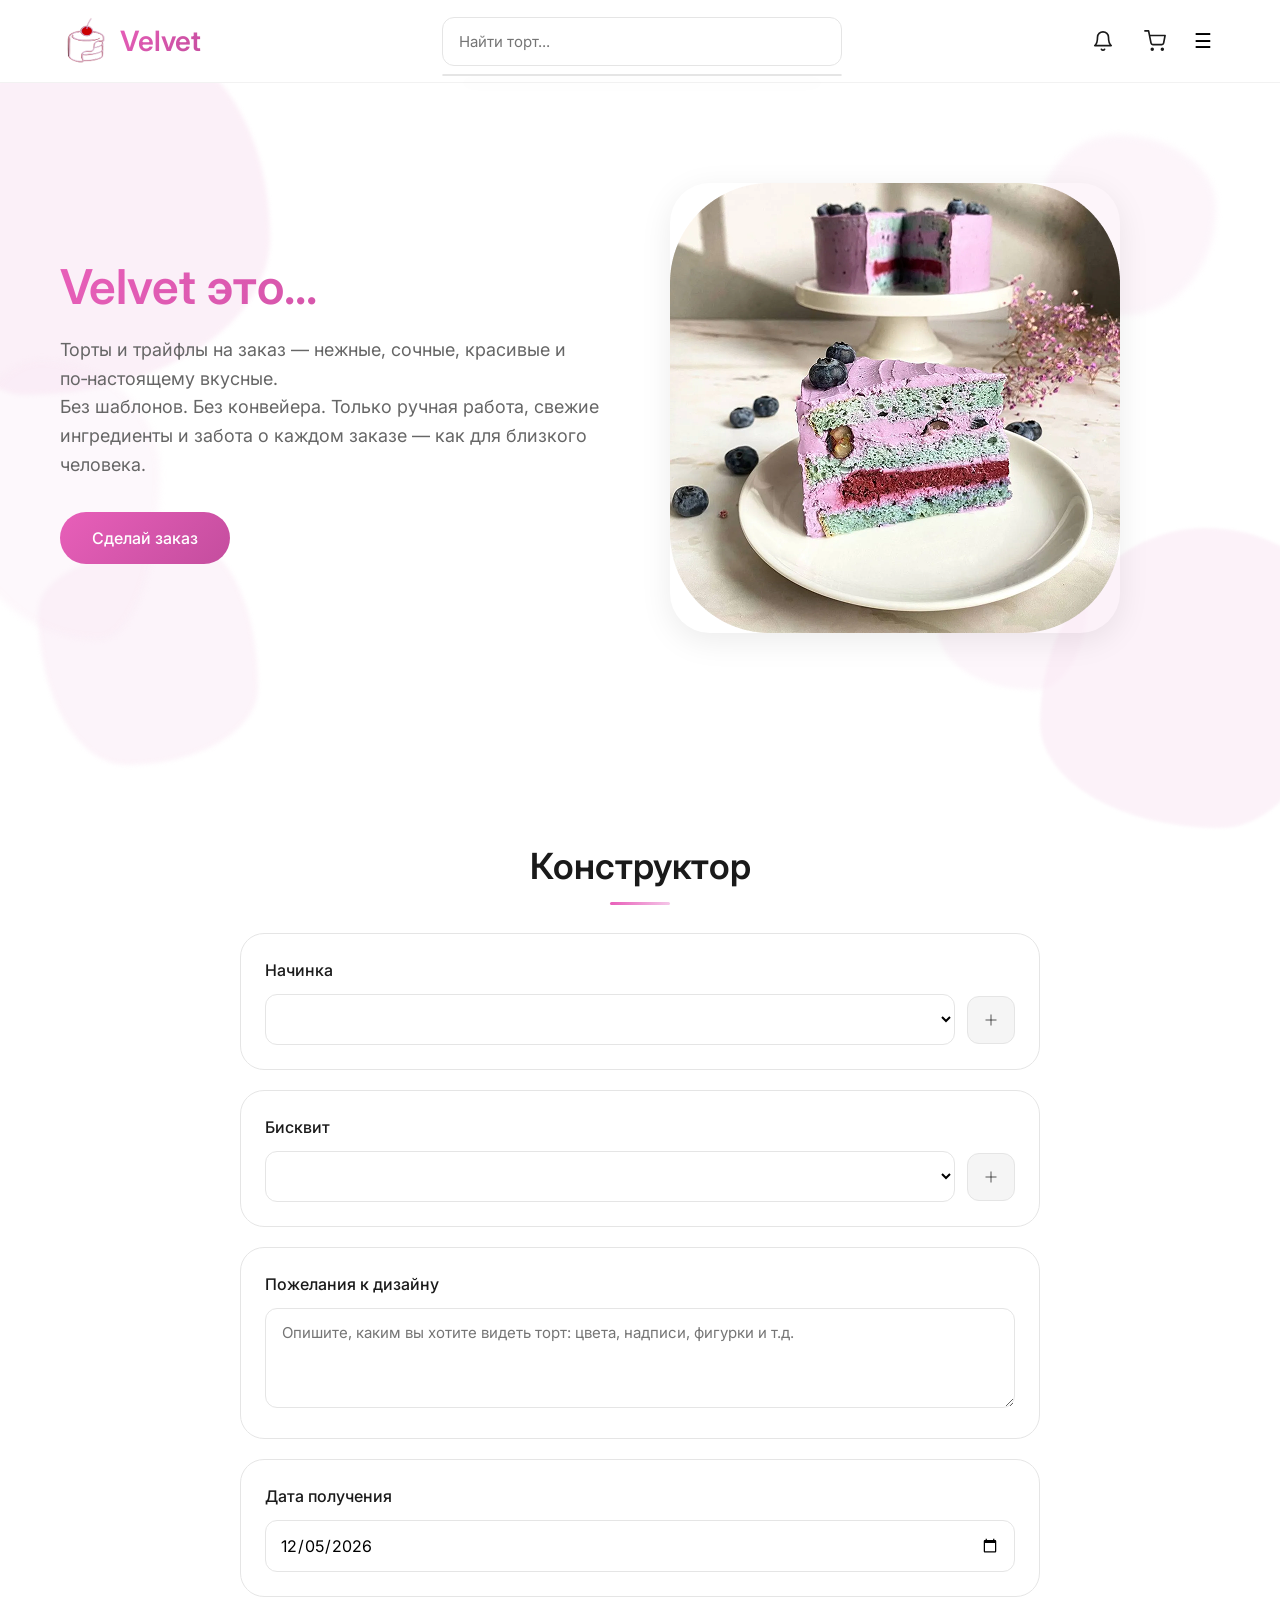
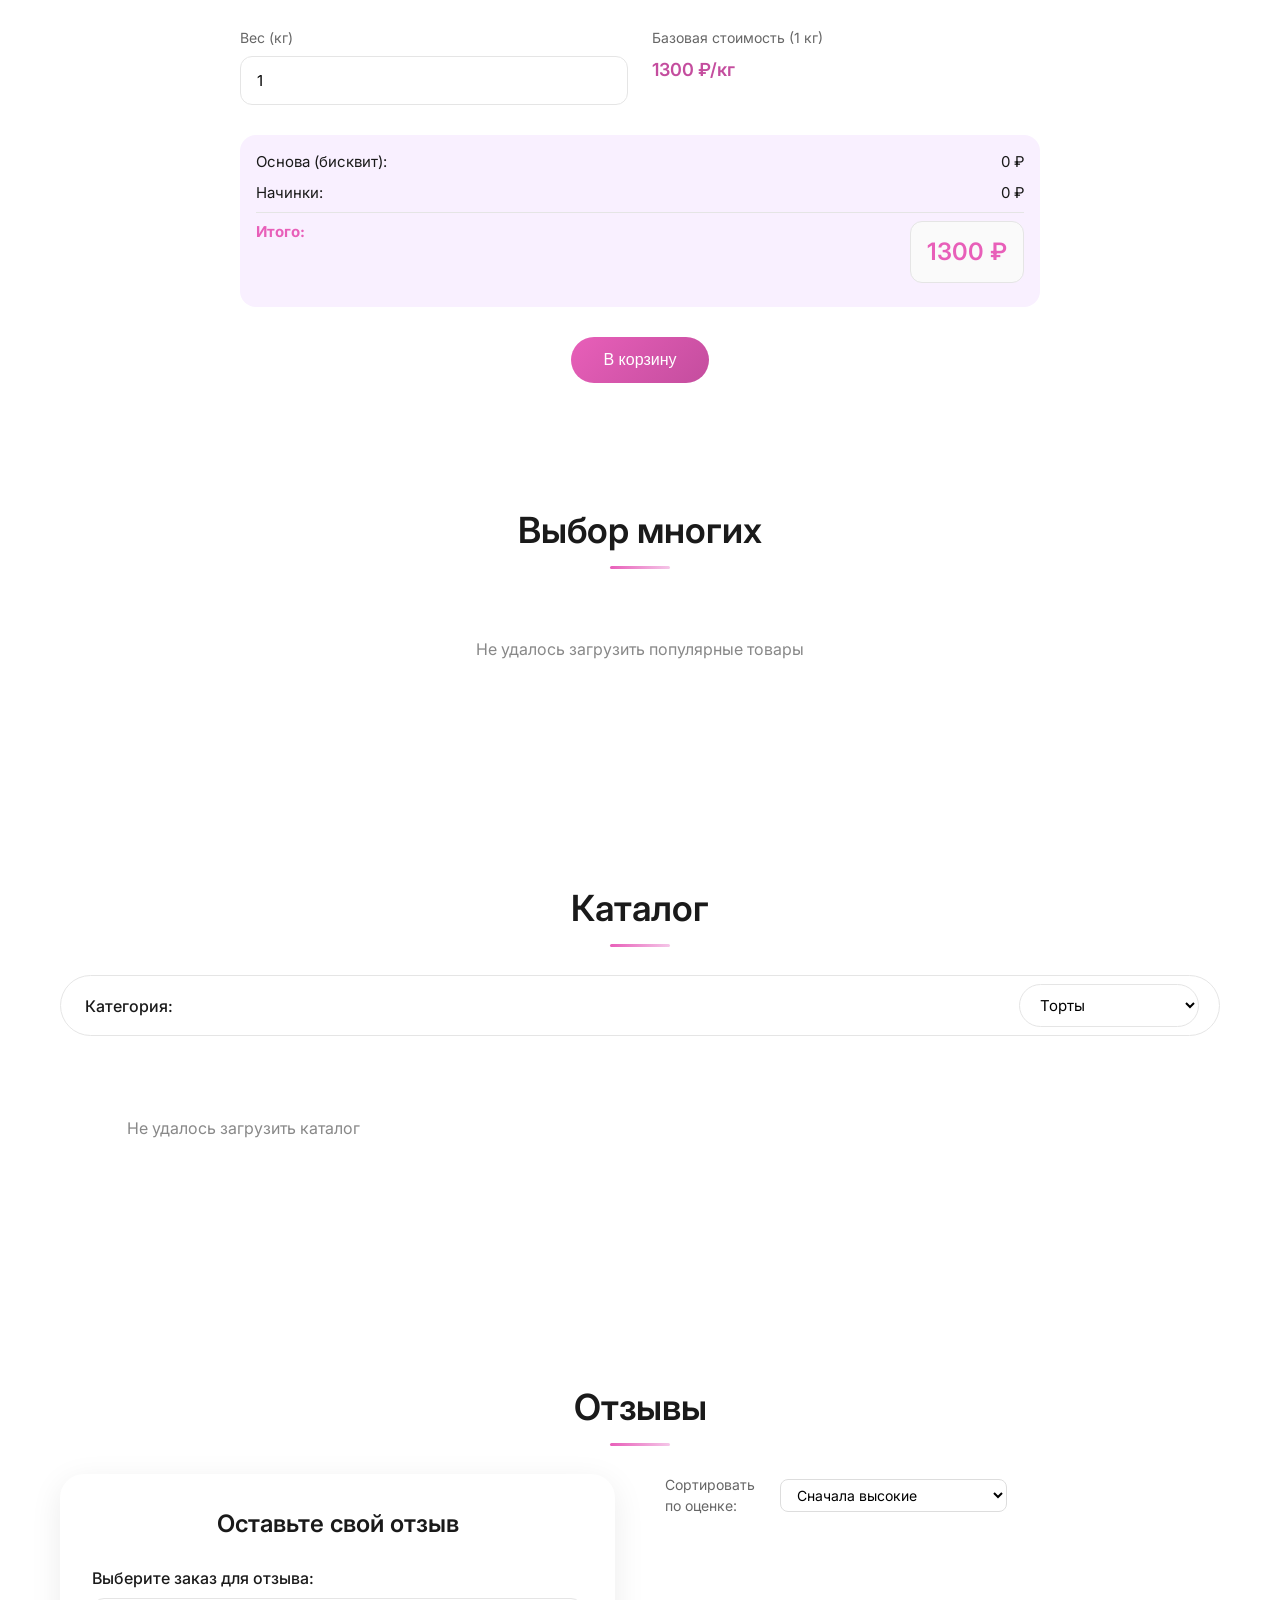
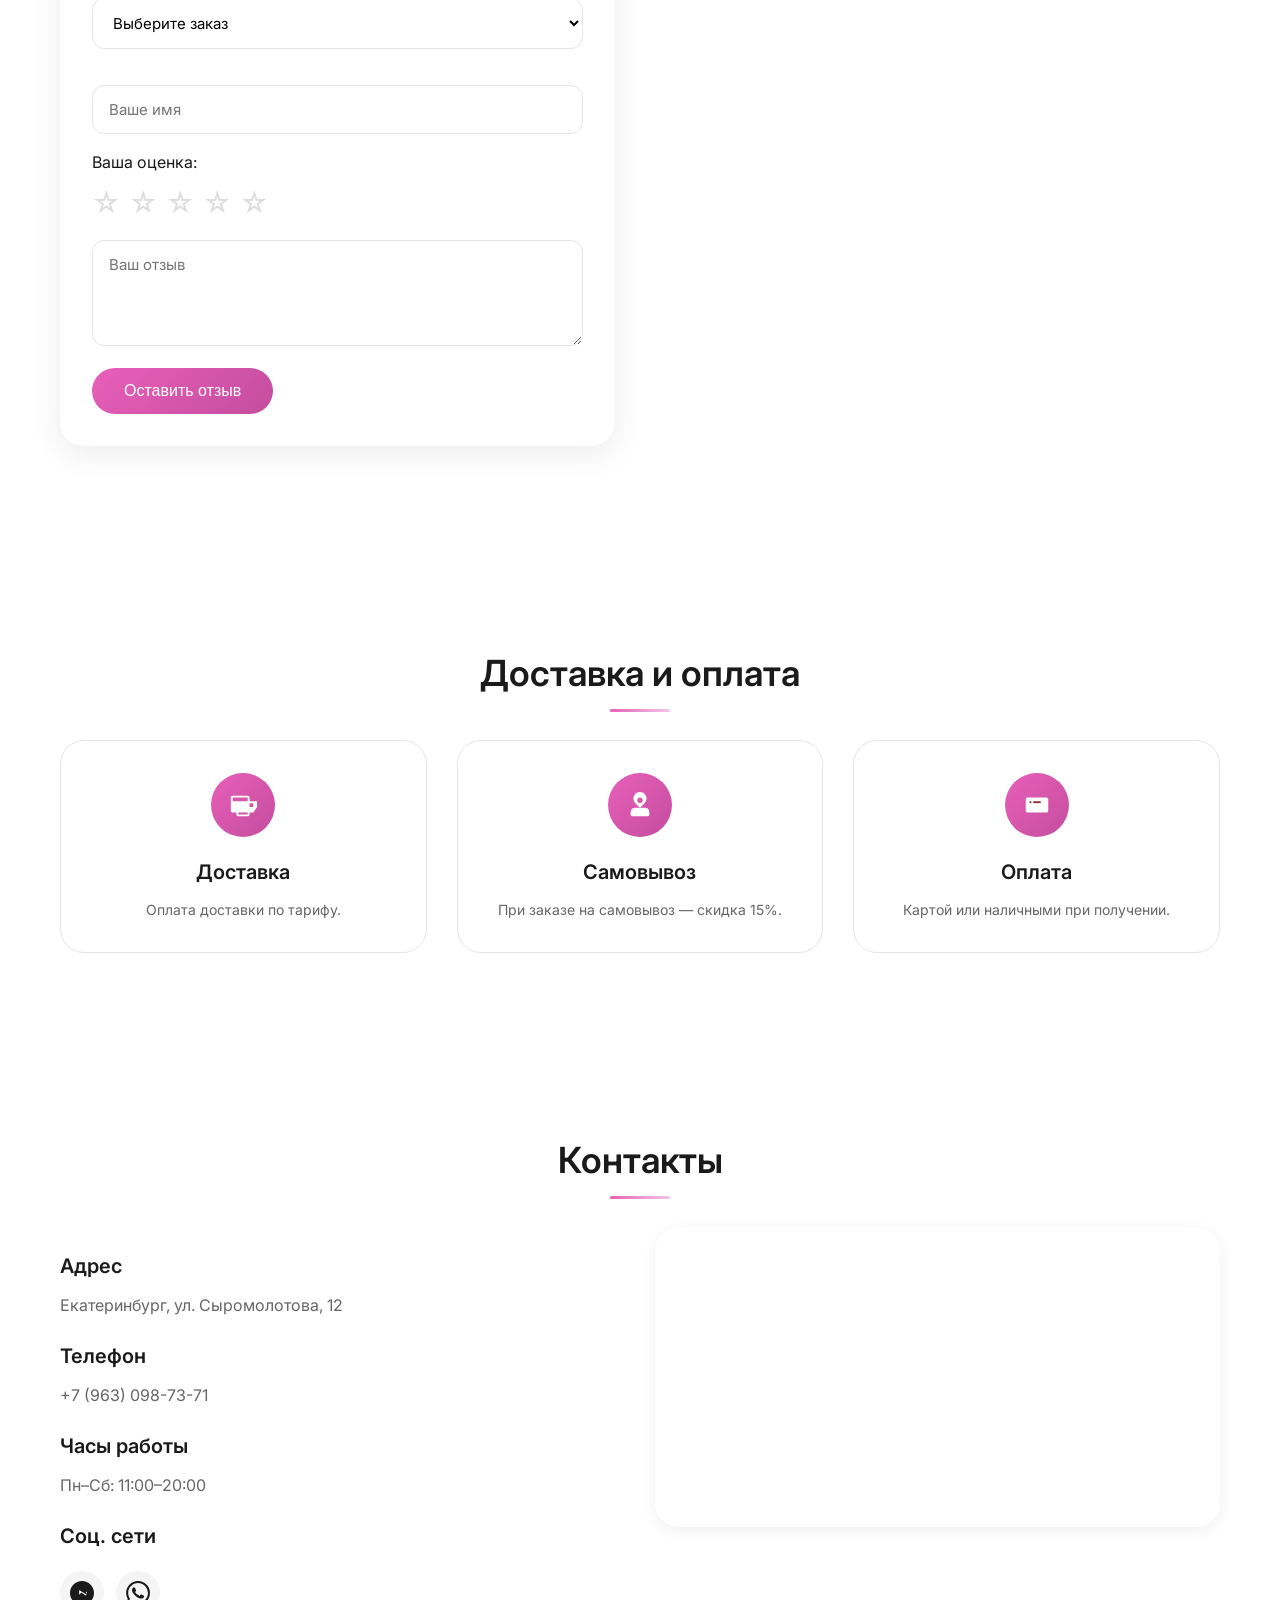
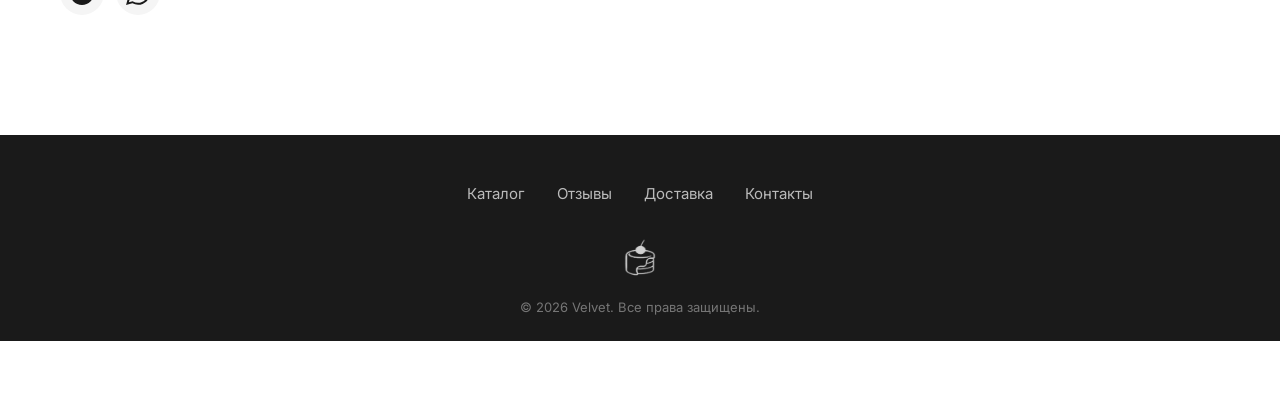
<file: index.html>
<!DOCTYPE html>
<html lang="ru">
<head>
<meta charset="UTF-8" />
<meta name="viewport" content="width=device-width, initial-scale=1.0" />
<meta name="description" content="Velvet — авторские торты и чизкейки на заказ в Екатеринбурге. Ручная работа, свежие ингредиенты, индивидуальный подход." />
<title>Velvet — десерты с душой</title>
<link href="https://fonts.googleapis.com/css2?family=Inter:wght@300;400;500;700&display=swap" rel="stylesheet">
<link rel="stylesheet" href="style.css">
</head>
<body>
    <script>
    (function() {
        const urlParams = new URLSearchParams(window.location.search);
        const confirmed = urlParams.get('confirmed');
        if (confirmed === 'true') {
            setTimeout(() => {
                alert('✅ Email подтверждён! Теперь вы можете войти в аккаунт.');
                window.history.replaceState({}, document.title, window.location.pathname);
            }, 500);
        }
    })();
</script>
<header>
  <div class="container">
    <div class="header-content">
      <div class="logo-wrapper">
        <img src="image/image 14.png" alt="Velvet" loading="lazy">
        <span class="logo-text">Velvet</span>
      </div>
      
      <div style="position: relative; flex: 1; max-width: 400px;">
  <input type="text" id="search-input" class="header-search" placeholder="Найти торт..." style="width: 100%;">
</div>
      
      <div class="header-right">
        <div class="header-icons">
  <button id="notifications-btn" aria-label="Уведомления">
    <svg xmlns="http://www.w3.org/2000/svg" width="24" height="24" viewBox="0 0 24 24" fill="none" stroke="currentColor" stroke-width="2" stroke-linecap="round" stroke-linejoin="round">
      <path d="M18 8A6 6 0 0 0 6 8c0 7-3 9-3 9h18s-3-2-3-9"/>
      <path d="M13.73 21a2 2 0 0 1-3.46 0"/>
    </svg>
    <span id="notifications-badge"></span>
  </button>
  <button id="open-basket" aria-label="Корзина">
    <svg xmlns="http://www.w3.org/2000/svg" width="24" height="24" viewBox="0 0 24 24" fill="none" stroke="currentColor" stroke-width="2" stroke-linecap="round" stroke-linejoin="round">
      <circle cx="9" cy="21" r="1"/><circle cx="20" cy="21" r="1"/>
      <path d="M1 1h4l2.68 13.39a2 2 0 0 0 2 1.61h9.72a2 2 0 0 0 2-1.61L23 6H6"/>
    </svg>
    <span id="basket-counter"></span>
  </button>
</div>
        
        <div class="burger-menu">
          <button class="burger-btn" aria-label="Меню">☰</button>
          <div class="burger-dropdown">
  <button id="profile-link-btn" style="display:none;">Личный кабинет</button>
  <button id="admin-panel-btn" style="display:none;">Админка</button>
  <button id="orders-btn" style="display:none;">Заказы</button>
  <hr style="margin: 6px 0; border:0; border-top:1px solid #eee;">
  <button id="logout-btn" style="display:none; color:#ff4757;">Выйти</button>
  <button id="auth-btn" style="display:none;">Войти</button> <!-- FIX: скрытая кнопка входа -->
</div>
        </div>
      </div>
    </div>
  </div>
</header>
<section class="hero">
<div class="container">
<div class="hero-content">
<div class="hero-text">
<h1>Velvet это...</h1>
<p>Торты и трайфлы на заказ — нежные, сочные, красивые и по‑настоящему вкусные.<br>Без шаблонов. Без конвейера. Только ручная работа, свежие ингредиенты и забота о каждом заказе — как для близкого человека.</p>
<a href="#catalog" class="btn">Сделай заказ</a>
</div>
<div class="hero-image">
<img src="image/image 13.png" alt="Фото десерта от Velvet" loading="lazy">
</div>
</div>
</div>
</section>
<section class="constructor">
<div class="container">
<h2 class="section-title">Конструктор</h2>
<div class="constructor-wrapper">
<div class="form-group">
<label for="filling-0">Начинка</label>
<div class="form-row">
<select id="filling-0">
</select>
<button type="button" class="add-option-btn" id="add-filling-btn" data-type="filling" aria-label="Добавить ещё начинку">
<svg width="18" height="18" viewBox="0 0 30 30" fill="none" xmlns="http://www.w3.org/2000/svg">
<path d="M15 7.5L15 22.5" stroke="currentColor" stroke-linecap="square" stroke-linejoin="round"/>
<path d="M22.5 15L7.5 15" stroke="currentColor" stroke-linecap="square" stroke-linejoin="round"/>
</svg>
</button>
</div>
</div>
<div id="filling-container"></div>
<div class="form-group">
<label for="cake-base-0">Бисквит</label>
<div class="form-row">
<select id="cake-base-0">
</select>
<button type="button" class="add-option-btn" id="add-cake-base-btn" data-type="cake-base" aria-label="Добавить ещё бисквит">
<svg width="18" height="18" viewBox="0 0 30 30" fill="none" xmlns="http://www.w3.org/2000/svg">
<path d="M15 7.5L15 22.5" stroke="currentColor" stroke-linecap="square" stroke-linejoin="round"/>
<path d="M22.5 15L7.5 15" stroke="currentColor" stroke-linecap="square" stroke-linejoin="round"/>
</svg>
</button>
</div>
</div>
<div id="cake-base-container"></div>
<div class="design-notes">
<label for="design-notes">Пожелания к дизайну</label>
<textarea id="design-notes" rows="3" placeholder="Опишите, каким вы хотите видеть торт: цвета, надписи, фигурки и т.д."></textarea>
</div>
<div class="form-group">
<label for="delivery-date">Дата получения</label>
<div class="form-row">
<input type="date" id="delivery-date" min="" required style="flex: 1; padding: 14px; border: 1px solid var(--border-color); border-radius: var(--border-radius-sm); font-size: 16px; font-family: 'Inter', sans-serif;">
</div>
</div>
<div class="price-summary">
    <div class="price-item">
        <label for="weight">Вес (кг)</label>
        <input type="number" id="weight" min="0.5" step="0.1" value="1" placeholder="1.0">
    </div>
    <div class="price-item">
        <label>Базовая стоимость (1 кг)</label>
        <div class="base-price">1300 ₽/кг</div>
    </div>
</div>

<div class="price-details" style="background: #f9f0ff; padding: 16px; border-radius: 16px; margin: 16px 0;">
    <div style="display: flex; justify-content: space-between; margin-bottom: 8px;">
        <span>Основа (бисквит):</span>
        <span id="cake-base-cost">0 ₽</span>
    </div>
    <div style="display: flex; justify-content: space-between; margin-bottom: 8px;">
        <span>Начинки:</span>
        <span id="fillings-cost">0 ₽</span>
    </div>
    <div style="display: flex; justify-content: space-between; margin-bottom: 8px; padding-top: 8px; border-top: 1px solid #e5e5e5;">
        <strong>Итого:</strong>
        <strong id="total-price" style="font-size: 24px; color: var(--primary);">1300 ₽</strong>
    </div>
</div>
<div class="constructor-actions">
<button type="button" id="add-constructor-to-cart" class="btn">В корзину</button>
</div>
</div>
</div>
<section class="popular-products" id="popular-products">
    <div class="container">
        <h2 class="section-title">Выбор многих</h2>
        <div class="popular-products-grid" id="popular-products-container">
            <div id="popular-products-skeleton">
                <div class="popular-card skeleton">
                    <div class="skeleton-img"></div>
                    <div class="skeleton-text"></div>
                    <div class="skeleton-text short"></div>
                </div>
                <div class="popular-card skeleton">
                    <div class="skeleton-img"></div>
                    <div class="skeleton-text"></div>
                    <div class="skeleton-text short"></div>
                </div>
                <div class="popular-card skeleton">
                    <div class="skeleton-img"></div>
                    <div class="skeleton-text"></div>
                    <div class="skeleton-text short"></div>
                </div>
            </div>
        </div>
    </div>
</section>
<section class="catalog" id="catalog">
<div class="container">
<h2 class="section-title">Каталог</h2>
<div class="catalog-filters">
<label for="category-select">Категория:</label>
<select id="category-select">
<option value="cakes" selected>Торты</option>
<option value="cheesecakes">Чизкейки</option>
<option value="other">Прочие десерты</option>
</select>
</div>
<div class="cheesecakes-grid" id="catalog-grid"></div>
</div>
</section>
<section class="reviews" id="reviews">
<div class="container">
<h2 class="section-title">Отзывы</h2>
<div class="reviews-content">
<div class="review-form">
    <h3>Оставьте свой отзыв</h3>
    
    <div class="form-group" style="padding: 0; border: none; background: transparent;">
        <label style="font-weight: 500; margin-bottom: 8px;">Выберите заказ для отзыва:</label>
        <select id="review-order-select" class="review-input" style="margin-bottom: 16px;">
            <option value="">Выберите заказ</option>
        </select>
    </div>
    
    <input type="text" id="review-name" class="review-input" placeholder="Ваше имя">
    
    <div class="rating-input" style="margin-bottom: 16px;">
        <label style="display: block; margin-bottom: 8px;">Ваша оценка:</label>
        <div class="stars" id="rating-stars">
            <span class="star" data-value="1">☆</span>
            <span class="star" data-value="2">☆</span>
            <span class="star" data-value="3">☆</span>
            <span class="star" data-value="4">☆</span>
            <span class="star" data-value="5">☆</span>
        </div>
        <input type="hidden" id="review-rating" value="5">
    </div>
    
    <textarea id="review-text" class="review-input" rows="4" placeholder="Ваш отзыв"></textarea>
    <button type="button" id="submit-review" class="btn">Оставить отзыв</button>
</div>
 <div class="review-scroll-container">
                <div style="display: flex; justify-content: space-between; align-items: center; margin-bottom: 16px; flex-wrap: wrap; gap: 10px;">
                    <div style="display: flex; align-items: center; gap: 10px;">
                        <label style="font-size: 14px; color: #666;">Сортировать по оценке:</label>
                        <select id="review-sort" style="padding: 6px 12px; border: 1px solid #ddd; border-radius: 8px; font-size: 14px;">
                            <option value="high">Сначала высокие</option>
                            <option value="low">Сначала низкие</option>
                        </select>
                    </div>
                </div>
                <div class="review-list" id="reviews-list"></div>
            </div>
        </div>
    </div>
</section>
<section class="delivery" id="delivery">
<div class="container">
<h2 class="section-title">Доставка и оплата</h2>
<div class="delivery-grid">
<div class="info-card">
<div class="icon">
<svg width="32" height="32" viewBox="0 0 32 32" fill="none" xmlns="http://www.w3.org/2000/svg">
<path d="M27 12H23V8C23 6.9 22.1 6 21 6H5C3.9 6 3 6.9 3 8V22C3 23.1 3.9 24 5 24H9V26C9 27.1 9.9 28 11 28H21C22.1 28 23 27.1 23 26V24H27L31 18V12H27ZM5 8H21V12H5V8ZM21 24V26H11V24H21ZM27 18H23V14H27V18Z" fill="white"/>
</svg>
</div>
<h3>Доставка</h3>
<p>Оплата доставки по тарифу.</p>
</div>
<div class="info-card">
<div class="icon">
<svg width="32" height="32" viewBox="0 0 32 32" fill="none" xmlns="http://www.w3.org/2000/svg">
<path d="M16 2C12.13 2 9 5.13 9 9C9 12.5 12 15 16 19C20 15 23 12.5 23 9C23 5.13 19.87 2 16 2ZM16 14C14.34 14 13 12.66 13 11C13 9.34 14.34 8 16 8C17.66 8 19 9.34 19 11C19 12.66 17.66 14 16 14Z" fill="white"/>
<path d="M26 24C26 21.24 24.21 19 21 19H11C7.79 19 6 21.24 6 24V26C6 27.1 6.9 28 8 28H24C25.1 28 26 27.1 26 26V24Z" fill="white"/>
</svg>
</div>
<h3>Самовывоз</h3>
<p>При заказе на самовывоз — скидка 15%.</p>
</div>
<div class="info-card">
<div class="icon">
<svg width="32" height="32" viewBox="0 0 32 32" fill="none" xmlns="http://www.w3.org/2000/svg">
<rect x="4" y="8" width="24" height="16" rx="2" fill="white"/>
<path d="M8 12H10V14H8V12Z" fill="#872F35"/>
<path d="M12 12H20V14H12V12Z" fill="#872F35"/>
</svg>
</div>
<h3>Оплата</h3>
<p>Картой или наличными при получении.</p>
</div>
</div>
</div>
</section>
<section class="contacts" id="contacts">
<div class="container">
<h2 class="section-title">Контакты</h2>
<div class="contacts-grid">
<div class="contact-info">
<h3>Адрес</h3>
<p>Екатеринбург, ул. Сыромолотова, 12</p>
<h3>Телефон</h3>
<p>+7 (963) 098-73-71</p>
<h3>Часы работы</h3>
<p>Пн–Сб: 11:00–20:00</p>
<h3>Соц. сети</h3>
<div class="social-icons">
<a href="https://t.me/velvet_cakes" class="social-icon" aria-label="Telegram" target="_blank">
<svg width="24" height="24" viewBox="0 0 24 24" fill="currentColor" xmlns="http://www.w3.org/2000/svg">
<path d="M12 0C5.373 0 0 5.373 0 12s5.373 12 12 12 12-5.373 12-12S18.627 0 12 0zm5.364 8.583c.143.057.19.171.143.342l-1.286 5.229c-.095.342-.286.457-.571.285l-4.286-2.857-1.952 1.886c-.143.114-.286.057-.286-.171V9.536c0-.228.143-.342.286-.228l7.143 4.286c.19.114.286.057.143-.114l-.714-2.571c-.048-.171.048-.285.19-.228l1.714.686z"/>
</svg>
</a>
<a href="https://wa.me/79630987371" class="social-icon" aria-label="WhatsApp" target="_blank">
<svg width="24" height="24" viewBox="0 0 24 24" fill="currentColor" xmlns="http://www.w3.org/2000/svg">
<path d="M17.472 14.382c-.297-.149-1.758-.867-2.03-.967-.273-.099-.471-.148-.67.15-.197.297-.767.966-.94 1.164-.173.199-.347.223-.644.075-.297-.15-1.255-1.475-2.39-1.475-.883-.788-1.48-1.761-1.653-2.059-.173-.297-.018-.458.13-.606.134-.133.298-.347.446-.52.149-.174.198-.298.298-.497.099-.198.05-.371-.025-.52-.075-.149-.669-1.612-.916-2.207-.242-.579-.487-.5-.669-.506-.173-.006-.371-.006-.57-.006-.199 0-.52.074-.792.372-.272.297-1.04 1.016-1.04 2.479 0 1.462 1.065 2.875 1.213 3.074.149.198 2.096 3.2 5.077 4.487.709.306 1.262.489 1.694.625.712.227 1.36.195 1.871.118.571-.085 1.758-.719 2.006-1.413.248-.694.248-1.289.173-1.413-.074-.124-.272-.198-.57-.347m-5.421 7.403h-.004a9.87 9.87 0 01-5.031-1.378l-.361-.218-3.741.982.998-3.648-.235-.374a9.86 9.86 0 01-1.51-5.26c.001-5.45 4.436-9.884 9.888-9.884 2.64 0 5.122 1.03 6.988 2.898a9.825 9.825 0 012.893 6.994c-.003 5.45-4.437 9.884-9.885 9.884m8.413-18.297A11.815 11.815 0 0012.05 0C5.495 0 .16 5.335.157 11.892c0 2.096.547 4.142 1.588 5.945L.057 24l6.305-1.654a11.882 11.882 0 005.683 1.448h.005c6.554 0 11.89-5.335 11.893-11.893a11.821 11.821 0 00-3.48-8.413z"/>
</svg>
</a>
</div>
</div>
<div>
<div class="map-container">
<iframe src="https://yandex.ru/map-widget/v1/?ll=60.5857%2C56.8225&z=16&mode=search&text=%D0%A1%D1%8B%D1%80%D0%BE%D0%BC%D0%BE%D0%BB%D0%BE%D1%82%D0%BE%D0%B2%D0%B0%2C%2012%2C%20%D0%95%D0%BA%D0%B0%D1%82%D0%B5%D1%80%D0%B8%D0%BD%D0%B1%D1%83%D1%80%D0%B3" width="100%" height="280" frameborder="0" allowfullscreen title="Карта проезда к Velvet — Екатеринбург, ул. Сыромолотова, 12" loading="lazy"></iframe>
</div>
</div>
</div>
</div>
</section>
<footer>
<div class="container">
<nav class="footer-nav">
<a href="#catalog">Каталог</a>
<a href="#reviews">Отзывы</a>
<a href="#delivery">Доставка</a>
<a href="#contacts">Контакты</a>
</nav>
<div class="footer-logo">
<img src="image/image 14.png" alt="Velvet — логотип кондитерской" loading="lazy">
</div>
<p>© 2026 Velvet. Все права защищены.</p>
</div>
</footer>
<div id="orders-modal" class="modal-overlay" role="dialog" aria-modal="true" aria-labelledby="orders-title">
    <div class="modal-content">
        <button class="modal-close" aria-label="Закрыть"></button>
        <header class="modal-header">
            <h2 id="orders-title" class="modal-title">Заказы</h2>
            <div style="margin-top: 12px; display: flex; justify-content: center; gap: 16px; flex-wrap: wrap; align-items: center;">
                <div style="display: flex; align-items: center; gap: 8px;">
                    <label style="font-size: 14px; color: #666;">Сортировка по дате:</label>
                    <select id="orders-sort-date" style="padding: 6px 14px; border: 1px solid #ddd; border-radius: 8px; font-size: 14px; background: white;">
                        <option value="newest">Сначала поздние</option>
                        <option value="oldest" selected>Сначала срочные</option>
                    </select>
                </div>
                <div style="display: flex; align-items: center; gap: 8px;">
                    <label style="font-size: 14px; color: #666;">Сортировка по статусу:</label>
                    <select id="orders-sort-status" style="padding: 6px 14px; border: 1px solid #ddd; border-radius: 8px; font-size: 14px; background: white;">
                        <option value="priority">Сначала новые</option>
                        <option value="reverse">Сначала готовые</option>
                    </select>
                </div>
            </div>
        </header>
        <div class="modal-body">
            <div class="orders-list" id="orders-list">
                <p style="text-align: center; padding: 20px;">Нет заказов</p>
            </div>
        </div>
    </div>
</div>
<div id="admin-modal" class="modal-overlay" role="dialog" aria-modal="true" aria-labelledby="admin-title">
  <div class="modal-content" style="max-width: 800px;">
    <button class="modal-close" aria-label="Закрыть"></button>
    <header class="modal-header">
      <h2 id="admin-title" class="modal-title">Управление каталогом</h2>
    </header>
    <div class="modal-body">
      <div class="admin-form">
        <h4>Добавить/редактировать товар</h4>
        <input type="hidden" id="edit-product-id">
        <input type="text" id="admin-product-name" placeholder="Название" required>
        <textarea id="admin-product-desc" placeholder="Описание" rows="2" required></textarea>
        <input type="number" id="admin-product-price" placeholder="Цена (₽)" min="0" required>
        <input type="text" id="admin-product-weight" placeholder="Вес (например: 1 кг)" required>
        <select id="admin-product-category" required>
          <option value="cheesecakes">Чизкейки</option>
          <option value="cakes">Торты</option>
          <option value="other">Прочие десерты</option>
        </select>
        
        <button type="button" id="select-image-btn" class="btn" style="background:#6c5ce7; margin:10px 0; padding:10px;">📁 Выбрать изображение</button>
        <input type="file" id="admin-product-img-file" accept="image/jpeg,image/png,image/gif,image/webp" style="display:none;">
        <div id="selected-image-preview" style="margin:10px 0; display:none;">
          <img id="preview-img" style="max-width:200px; border-radius:8px;">
          <button type="button" id="clear-image-btn" style="margin-left:10px; padding:5px 10px;">✖ Очистить</button>
        </div>
        <input type="hidden" id="admin-product-img-url">
        
        <button class="add-product-btn" id="add-product-btn">Добавить товар</button>
        
        <h4 style="margin-top: 24px;">Управление начинками</h4>
        <div id="fillings-list" style="max-height: 200px; overflow-y: auto; border: 1px solid #eee; border-radius: 8px; padding: 10px; margin-bottom: 10px;"></div>
        <div style="display: flex; gap: 10px;">
          <input type="text" id="new-filling-name" placeholder="Название новой начинки" style="flex:1; padding:8px; border:1px solid #ddd; border-radius:4px;">
          <button type="button" id="admin-add-filling-btn" class="btn" style="padding:8px 16px;">+ Добавить</button>
        </div>
        
        <h4 style="margin-top: 24px;">Управление бисквитами</h4>
        <div id="cake-bases-list" style="max-height: 200px; overflow-y: auto; border: 1px solid #eee; border-radius: 8px; padding: 10px; margin-bottom: 10px;"></div>
        <div style="display: flex; gap: 10px;">
          <input type="text" id="new-cake-base-name" placeholder="Название нового бисквита" style="flex:1; padding:8px; border:1px solid #ddd; border-radius:4px;">
          <button type="button" id="admin-add-cake-base-btn" class="btn" style="padding:8px 16px;">+ Добавить</button>
        </div>

        <h4 style="margin-top: 24px;">Редактирование стоимости компонентов</h4>
<div style="margin-bottom: 12px; padding: 12px; border: 1px solid #eee; border-radius: 8px;">
    <div style="display: flex; gap: 10px; flex-wrap: wrap; align-items: center;">
        <select id="edit-component-select" style="flex: 2; min-width: 150px; padding: 8px; border: 1px solid #ddd; border-radius: 4px;">
            <option value="">Выберите компонент</option>
        </select>
        <input type="number" id="edit-component-price" placeholder="Цена (₽)" style="flex: 1; min-width: 100px; padding: 8px; border: 1px solid #ddd; border-radius: 4px;">
        <button id="update-component-btn" class="btn" style="padding: 8px 20px;">Обновить</button>
    </div>
</div>

        <h4 style="margin-top: 24px;">📝 Модерация отзывов</h4>
        <div id="pending-reviews-list" style="max-height: 400px; overflow-y: auto; margin: 15px 0; border: 1px solid #eee; border-radius: 12px; padding: 10px; background: #fafafa;">
        <p style="text-align: center; padding: 20px; color: #888;">Загрузка отзывов...</p>
        </div>
      </div>     
    </div>
  </div>
</div>
<div id="basket-modal" class="modal-overlay" role="dialog" aria-modal="true" aria-labelledby="basket-title">
<div class="modal-content">
<button class="modal-close" aria-label="Закрыть корзину"></button>
<header class="modal-header">
<h2 id="basket-title" class="modal-title">Ваш заказ</h2>
</header>
<div class="modal-body">
<div class="basket-items">
<p id="basket-empty">Корзина пуста</p>
</div>
<footer class="basket-footer">
<div>
<span class="total-label">Итого:</span>
<span class="total-value">0 ₽</span>
</div>
<button class="checkout-btn" id="checkout-btn">Оформить заказ</button>
</footer>
</div>
</div>
</div>
<div id="auth-modal" class="modal-overlay" role="dialog" aria-modal="true" aria-labelledby="auth-title">
<div class="modal-content">
<button class="modal-close" aria-label="Закрыть"></button>
<header class="modal-header">
<h2 id="auth-title" class="modal-title">Вход / Регистрация</h2>
</header>
<div class="auth-tabs">
<button class="auth-tab active" data-tab="login">Вход</button>
<button class="auth-tab" data-tab="register">Регистрация</button>
</div>
<div class="auth-form active" id="login-form">
<input type="email" class="auth-input" id="login-email" placeholder="Email (manager@example.com → менеджер)" required>
<input type="password" class="auth-input" id="login-password" placeholder="Пароль" required>
<button class="btn" id="login-submit">Войти</button>
</div>
<div class="auth-form" id="register-form">
<input type="text" class="auth-input" id="register-name" placeholder="Имя" required>
<input type="email" class="auth-input" id="register-email" placeholder="Email" required>
<input type="password" class="auth-input" id="register-password" placeholder="Пароль" required>
<button class="btn" id="register-submit">Зарегистрироваться</button>
</div>
</div>
</div>
<div id="profile-modal" class="modal-overlay" role="dialog" aria-modal="true" aria-labelledby="profile-title">
<div class="modal-content">
<button class="modal-close" aria-label="Закрыть"></button>
<header class="modal-header">
<h2 id="profile-title" class="modal-title">Личный кабинет</h2>
</header>
<div class="profile-info">
<p><strong>Имя:</strong> <span id="profile-name">—</span></p>
<p><strong>Email:</strong> <span id="profile-email">—</span></p>
<p><strong>Роль:</strong> <span id="profile-role">—</span></p>
<button class="btn" id="logout-btn">Выйти</button>
</div>
</div>
</div>
<div id="notifications-modal" class="modal-overlay" role="dialog" aria-modal="true" aria-labelledby="notifications-title">
<div class="modal-content">
<button class="modal-close" aria-label="Закрыть"></button>
<header class="modal-header">
<h2 id="notifications-title" class="modal-title">Уведомления</h2>
<button id="clear-notifications-btn" class="btn" style="margin-top: 10px; font-size: 14px; padding: 6px 12px;">Очистить всё</button>
</header>
<div class="modal-body">
<div class="notifications-list" id="notifications-list"></div>
<div id="notification-form" class="notification-form" style="display:none; margin-top:20px; padding-top:20px; border-top:1px solid #eee;">
<h4>Отправить уведомление клиенту</h4>
<input type="email" id="notify-email" placeholder="Email клиента" required style="width:100%; padding:8px; margin:6px 0; border:1px solid #ddd; border-radius:4px;">
<input type="text" id="notify-title" placeholder="Заголовок" required style="width:100%; padding:8px; margin:6px 0; border:1px solid #ddd; border-radius:4px;">
<textarea id="notify-text" rows="3" placeholder="Текст уведомления" required style="width:100%; padding:8px; margin:6px 0; border:1px solid #ddd; border-radius:4px;"></textarea>
<button class="btn" id="send-notification">Отправить</button>
</div>
</div>
</div>
</div>
<div id="chat-button" class="chat-button" style="display: none;">
    <button class="chat-toggle-btn">
        <svg width="24" height="24" viewBox="0 0 24 24" fill="none" stroke="currentColor" stroke-width="2">
            <path d="M21 15a2 2 0 0 1-2 2H7l-4 4V5a2 2 0 0 1 2-2h14a2 2 0 0 1 2 2z"/>
        </svg>
        <span class="chat-unread-badge" style="display: none;">0</span>
    </button>
</div>

<div id="chat-modal" class="modal-overlay">
    <div class="modal-content chat-modal-content">
        <button class="modal-close" aria-label="Закрыть"></button>
        <div class="modal-header">
            <h2 class="modal-title">Чат с поддержкой</h2>
        </div>
        <div class="chat-container">
            <div class="chat-sidebar" id="chat-sidebar" style="display: none;">
                <h3>Чаты</h3>
                <div id="chats-list"></div>
            </div>
            <div class="chat-main">
                <div class="chat-messages" id="chat-messages"></div>
                <div class="chat-input-area">
                    <textarea id="chat-input" placeholder="Введите сообщение..." rows="2"></textarea>
                    <button id="send-message-btn" class="btn">Отправить</button>
                </div>
            </div>
        </div>
    </div>
</div>

<div id="checkout-modal" class="modal-overlay">
    <div class="modal-content">
        <button class="modal-close" aria-label="Закрыть"></button>
        <div class="modal-header">
            <h2 class="modal-title">Оформление заказа</h2>
        </div>
        <div class="modal-body">
            <form id="checkout-form">
                <div class="form-group">
                    <label>Способ получения:</label>
                    <select id="delivery-type" required>
                        <option value="pickup">Самовывоз (скидка 15%)</option>
                        <option value="delivery">Доставка</option>
                    </select>
                </div>
                <div class="form-group" id="address-group" style="display: none;">
                    <label>Адрес доставки:</label>
                    <input type="text" id="delivery-address" placeholder="Улица, дом, квартира">
                </div>
                <div class="form-group">
                    <label>Способ оплаты:</label>
                    <select id="payment-method" required>
                        <option value="cash">Наличными при получении</option>
                        <option value="online">Онлайн-оплата</option>
                    </select>
                </div>
                <div class="form-group">
                    <label>Дата получения/доставки:</label>
                    <input type="date" id="checkout-delivery-date" required>
                </div>
                <div class="form-group">
                    <label>Комментарий к заказу:</label>
                    <textarea id="order-comments" rows="3" placeholder="Ваши пожелания..."></textarea>
                </div>
                <div class="price-summary" style="margin-top: 20px;">
                    <div class="price-item">
                        <label>Сумма заказа:</label>
                        <div id="checkout-subtotal">0 ₽</div>
                    </div>
                    <div class="price-item" id="delivery-fee-item" style="display: none;">
                        <label>Доставка:</label>
                        <div id="checkout-delivery-fee">По тарифу</div>
                    </div>
                    <div class="price-item">
                        <label>Итого:</label>
                        <div id="checkout-total" style="font-size: 28px; font-weight: 600;">0 ₽</div>
                    </div>
                </div>
                <button type="submit" class="btn" style="width: 100%; margin-top: 20px;">Подтвердить заказ</button>
            </form>
        </div>
    </div>
</div>
<div class="shape-3"></div>
<div class="shape-4"></div>
<div class="shape-5"></div>
<div class="shape-6"></div>
<div class="shape-7"></div>
<script src="script.js"></script>
<div id="toast-container" class="toast-container"></div>
</body>
</html>
</file>
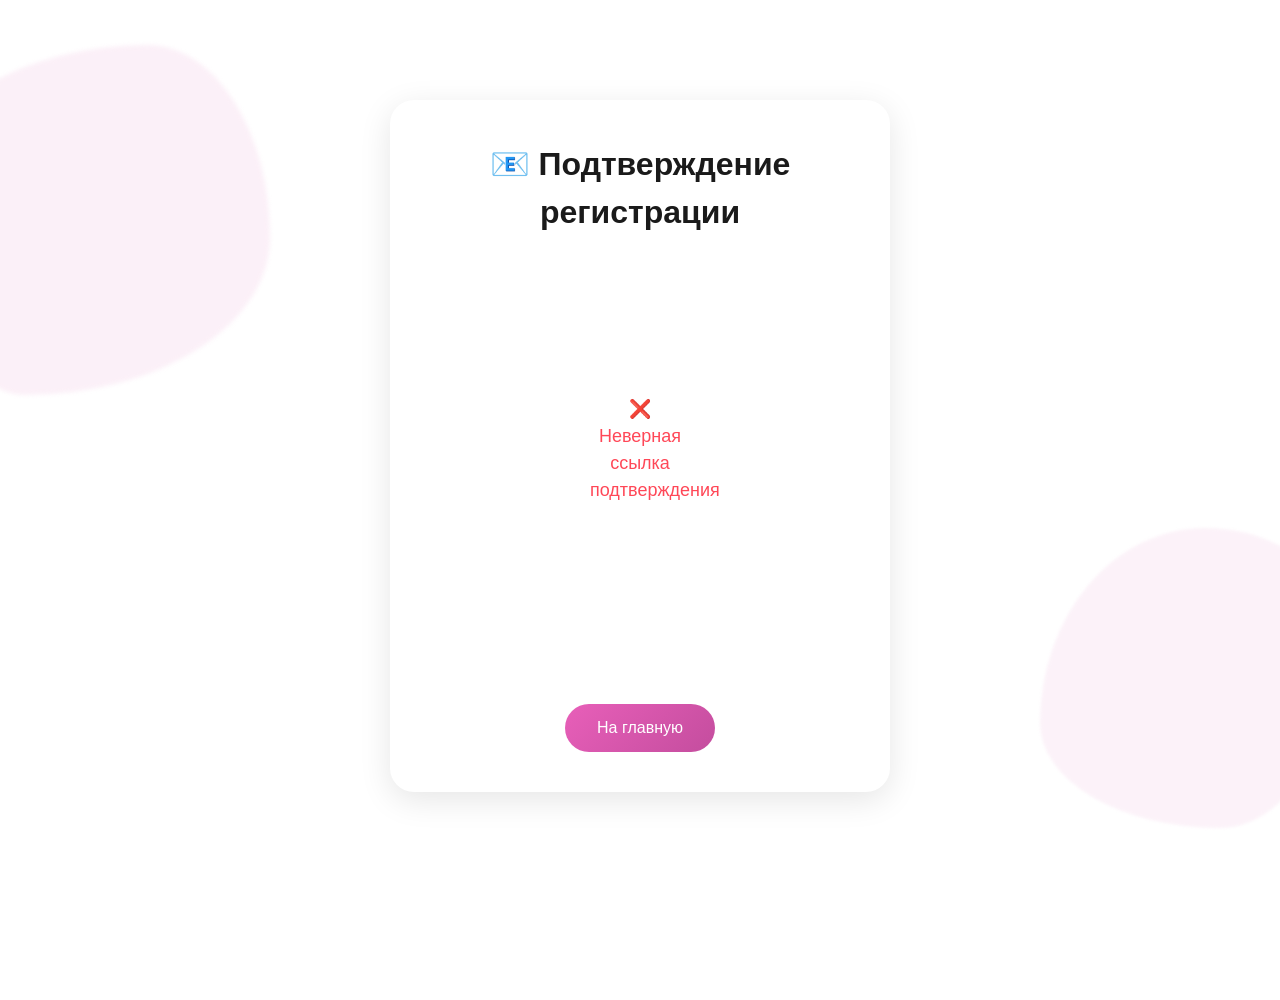
<file: confirm-email.html>
<!DOCTYPE html>
<html lang="ru">
<head>
    <meta charset="UTF-8">
    <meta name="viewport" content="width=device-width, initial-scale=1.0">
    <title>Подтверждение регистрации - Velvet</title>
    <link rel="stylesheet" href="style.css">
    <style>
        .confirm-container {
            max-width: 500px;
            margin: 100px auto;
            padding: 40px;
            text-align: center;
            background: white;
            border-radius: 24px;
            box-shadow: 0 8px 32px rgba(0,0,0,0.1);
        }
        .success { color: #4caf50; }
        .error { color: #ff4757; }
        .loading { color: #ff9800; }
        .btn-primary {
            background: linear-gradient(135deg, var(--primary), var(--primary-dark));
            color: white;
            padding: 12px 32px;
            border-radius: 40px;
            border: none;
            cursor: pointer;
            font-size: 16px;
            margin-top: 20px;
            display: inline-block;
            text-decoration: none;
        }
        .btn-primary:hover {
            transform: translateY(-2px);
            box-shadow: 0 8px 20px rgba(232, 95, 185, 0.3);
        }
    </style>
</head>
<body>
    <div class="confirm-container">
        <h1>📧 Подтверждение регистрации</h1>
        <div id="message" class="loading">Завершение регистрации...</div>
        <div id="buttons" style="margin-top: 20px;"></div>
    </div>
    
    <script>
        const urlParams = new URLSearchParams(window.location.search);
        const userId = urlParams.get('userId');
        const API_BASE = 'https://velvet-cakes-api.onrender.com/api';
        
        async function confirmEmail() {
            const messageEl = document.getElementById('message');
            const buttonsEl = document.getElementById('buttons');
            
            if (!userId) {
                messageEl.innerHTML = '<p class="error">❌ Неверная ссылка подтверждения</p>';
                buttonsEl.innerHTML = '<a href="index.html" class="btn-primary">На главную</a>';
                return;
            }
            
            try {
                const response = await fetch(`${API_BASE}/auth/confirm-email`, {
                    method: 'POST',
                    headers: { 'Content-Type': 'application/json' },
                    body: JSON.stringify({ userId: parseInt(userId) })
                });
                
                const data = await response.json();
                
                if (response.ok && data.success) {
                    messageEl.innerHTML = '<p class="success">✅ ' + data.message + '</p>';
                    buttonsEl.innerHTML = `
                        <a href="index.html?auth=login" class="btn-primary">🔑 Войти в аккаунт</a>
                    `;
                    // Автоматический редирект на страницу входа через 3 секунды
                    setTimeout(() => {
                        window.location.href = 'index.html?auth=login';
                    }, 3000);
                } else {
                    messageEl.innerHTML = '<p class="error">❌ ' + (data.message || 'Ошибка подтверждения') + '</p>';
                    buttonsEl.innerHTML = '<a href="index.html" class="btn-primary">На главную</a>';
                }
            } catch(e) {
                messageEl.innerHTML = '<p class="error">❌ Ошибка соединения с сервером</p>';
                buttonsEl.innerHTML = '<a href="index.html" class="btn-primary">На главную</a>';
            }
        }
        
        confirmEmail();
    </script>
</body>
</html>
</file>
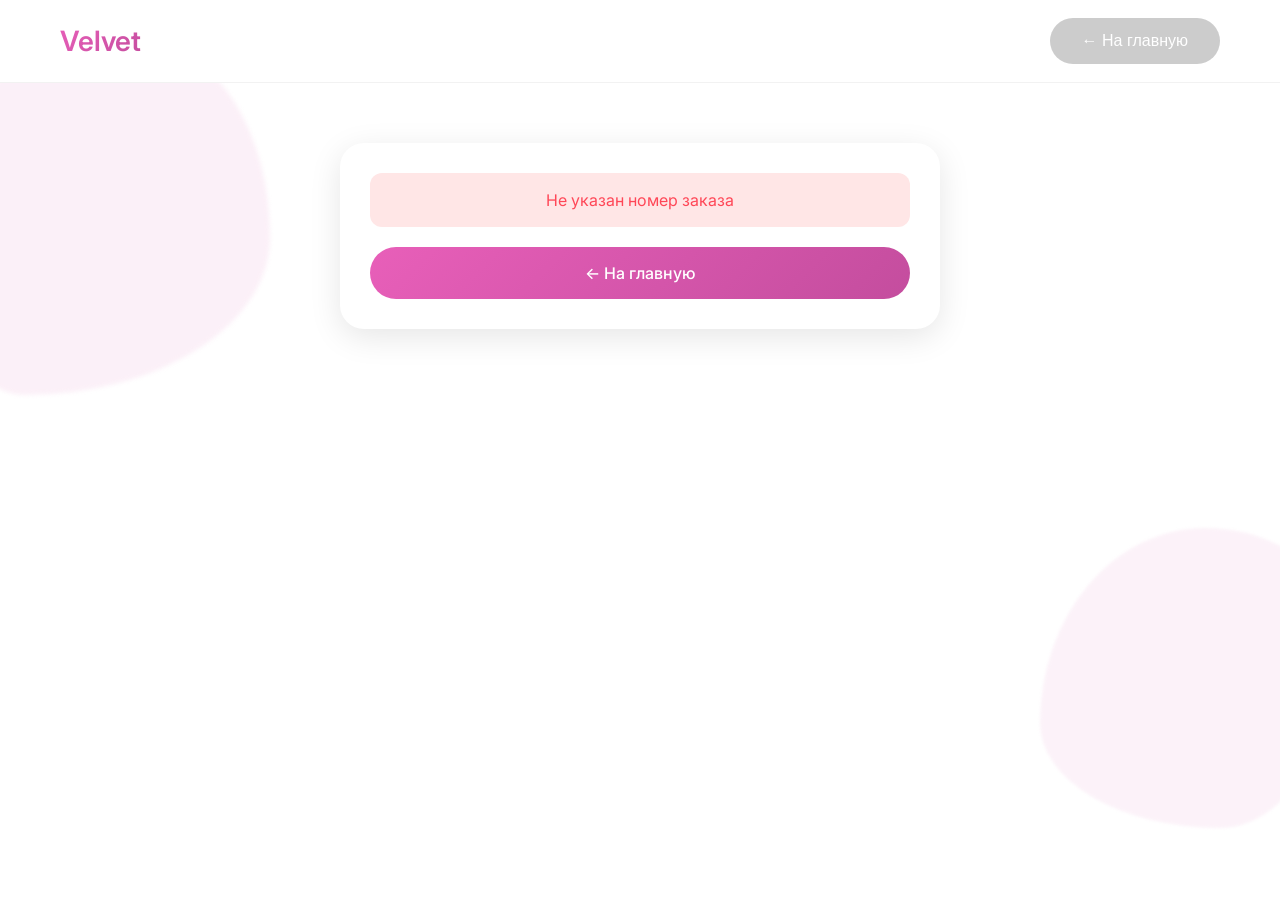
<file: payment.html>
<!DOCTYPE html>
<html lang="ru">
<head>
    <meta charset="UTF-8">
    <meta name="viewport" content="width=device-width, initial-scale=1.0">
    <title>Оплата заказа - Velvet</title>
    <link href="https://fonts.googleapis.com/css2?family=Inter:wght@300;400;500;700&display=swap" rel="stylesheet">
    <link rel="stylesheet" href="style.css">
    <style>
        .payment-container {
            max-width: 600px;
            margin: 60px auto;
            padding: 30px;
            background: white;
            border-radius: 24px;
            box-shadow: 0 8px 32px rgba(0,0,0,0.1);
        }
        .payment-container h1 {
            text-align: center;
            margin-bottom: 24px;
            font-size: 28px;
        }
        .order-summary {
            background: #f9f0ff;
            border-radius: 16px;
            padding: 20px;
            margin: 20px 0;
        }
        .order-summary h3 {
            margin-bottom: 16px;
            color: var(--primary);
        }
        .order-item {
            display: flex;
            justify-content: space-between;
            padding: 8px 0;
            border-bottom: 1px solid #eee;
        }
        .order-total {
            display: flex;
            justify-content: space-between;
            margin-top: 12px;
            padding-top: 12px;
            border-top: 2px solid var(--primary);
            font-weight: bold;
            font-size: 18px;
        }
        .payment-form-container {
            margin-top: 20px;
        }
        .btn-back {
            display: block;
            width: 100%;
            text-align: center;
            margin-top: 20px;
            background: #ccc;
            color: #333;
        }
        .btn-back:hover {
            background: #bbb;
        }
        .success-message {
            background: #e6f7e6;
            color: #4caf50;
            padding: 15px;
            border-radius: 12px;
            text-align: center;
            margin-bottom: 20px;
        }
        .error-message {
            background: #ffe6e6;
            color: #ff4757;
            padding: 15px;
            border-radius: 12px;
            text-align: center;
            margin-bottom: 20px;
        }
        .loader {
            text-align: center;
            padding: 40px;
        }
    </style>
</head>
<body>
<header>
    <div class="container">
        <div class="header-content">
            <div class="logo-wrapper">
                <span class="logo-text">Velvet</span>
            </div>
            <button onclick="window.location.href='index.html'" class="btn" style="background:#ccc">← На главную</button>
        </div>
    </div>
</header>

<main class="payment-container" id="payment-container">
    <div id="loader" class="loader">
        <div class="loading-spinner" style="border: 3px solid #f3f3f3; border-top: 3px solid var(--primary); border-radius: 50%; width: 40px; height: 40px; animation: spin 1s linear infinite; margin: 0 auto 16px;"></div>
        <p>Загрузка информации о заказе...</p>
    </div>
    <div id="payment-content" style="display: none;"></div>
</main>

<style>
    @keyframes spin {
        0% { transform: rotate(0deg); }
        100% { transform: rotate(360deg); }
    }
</style>

<script>
    const API_BASE = 'https://velvet-cakes-api.onrender.com/api';
    const urlParams = new URLSearchParams(window.location.search);
    const orderId = urlParams.get('orderId');
    const status = urlParams.get('status');
    const paymentId = urlParams.get('paymentId');

    function escapeHtml(text) {
        if (!text) return '';
        return String(text).replace(/[&<>]/g, function(m) {
            if (m === '&') return '&amp;';
            if (m === '<') return '&lt;';
            if (m === '>') return '&gt;';
            return m;
        });
    }

async function forceUpdateOrderStatus() {
        if (!orderId) return false;
        
        const token = localStorage.getItem('authToken');
        if (!token) {
            showToast('Войдите в аккаунт', 'warning');
            return false;
        }
        
        try {
            showToast('Проверка статуса оплаты...', 'info');
            
            const checkResponse = await fetch(API_BASE + '/orders/' + orderId + '/check-payment', {
                method: 'POST',
                headers: { 'Authorization': 'Bearer ' + token }
            });
            const checkData = await checkResponse.json();
            
            if (checkData && checkData.isPaid) {
                showToast('Заказ уже оплачен!', 'success');
                return true;
            }
            
            const forceResponse = await fetch(API_BASE + '/orders/' + orderId + '/force-pay', {
                method: 'POST',
                headers: { 'Authorization': 'Bearer ' + token }
            });
            const forceData = await forceResponse.json();
            
            if (forceResponse.ok) {
                showToast('Статус заказа обновлён!', 'success');
                return true;
            } else {
                showToast(forceData.error || 'Ошибка обновления статуса', 'error');
                return false;
            }
        } catch(e) {
            console.error('Force update error:', e);
            showToast('Ошибка: ' + e.message, 'error');
            return false;
        }
    }
    
   async function checkPaymentStatus() {
    if (!orderId) return false;
    
    const token = localStorage.getItem('authToken');
    if (!token) return false;
    
    try {
        const response = await fetch(API_BASE + '/orders/' + orderId + '/payment-status', {
            headers: { 'Authorization': 'Bearer ' + token }
        });
        const data = await response.json();
        
        if (data && data.isPaid) {
            localStorage.removeItem('pendingOrderData');
            localStorage.removeItem('pendingCart');
            localStorage.removeItem('pendingOrderId');
            localStorage.setItem('cart', '[]');
            return true;
        }
        return false;
    } catch(e) {
        console.error('Error checking payment status:', e);
        return false;
    }
}
    
    if (status === 'success' || paymentId) {
        document.getElementById('loader').style.display = 'none';
        document.getElementById('payment-content').style.display = 'block';
        document.getElementById('payment-content').innerHTML = `
            <div class="success-message">
                Оплата успешно произведена!<br>
                Спасибо за ваш заказ!
            </div>
            <div style="text-align: center; margin: 20px 0;">
                <div id="status-check-text">Проверка статуса заказа...</div>
                <button id="force-update-btn" class="btn" style="background: #ff9800; margin-top: 16px; padding: 8px 24px; font-size: 14px;">
                    Обновить статус заказа
                </button>
            </div>
            <button class="btn" onclick="window.location.href='profile.html'" style="width: 100%;">Перейти к заказам</button>
            <a href="index.html" class="btn btn-back" style="display: block; text-align: center; margin-top: 16px; background: #ccc; color: #333; text-decoration: none; padding: 10px; border-radius: 40px;">← На главную</a>
        `;
        
        document.getElementById('force-update-btn').addEventListener('click', async function() {
            var statusText = document.getElementById('status-check-text');
            var isUpdated = await forceUpdateOrderStatus();
            if (isUpdated) {
                statusText.innerHTML = 'Статус заказа обновлён! Заказ передан в работу.';
                statusText.style.color = '#4caf50';
                localStorage.removeItem('pendingOrderData');
                localStorage.removeItem('pendingCart');
                localStorage.removeItem('pendingOrderId');
                localStorage.setItem('cart', '[]');
                document.getElementById('force-update-btn').style.display = 'none';
            } else {
                statusText.innerHTML = 'Статус не обновился. Попробуйте позже или проверьте в личном кабинете.';
                statusText.style.color = '#ff9800';
            }
        });
        
        var attempts = 0;
        var maxAttempts = 10;
        var statusCheckInterval = setInterval(async function() {
            attempts++;
            var statusText = document.getElementById('status-check-text');
            var isPaid = await checkPaymentStatus();
            
            if (isPaid) {
                clearInterval(statusCheckInterval);
                if (statusText) {
                    statusText.innerHTML = 'Заказ оплачен и передан в работу!';
                    statusText.style.color = '#4caf50';
                }
                document.getElementById('force-update-btn').style.display = 'none';
            } else if (attempts >= maxAttempts) {
                clearInterval(statusCheckInterval);
                if (statusText) {
                    statusText.innerHTML = 'Статус заказа не обновился автоматически. Нажмите кнопку "Обновить статус заказа" вручную.';
                    statusText.style.color = '#ff9800';
                }
            } else {
                if (statusText) {
                    statusText.innerHTML = 'Проверка статуса оплаты... (' + attempts + '/' + maxAttempts + ')';
                }
            }
        }, 3000);
    } 
    else {
        loadOrderAndShowPayment();
    }
    
    async function loadOrderAndShowPayment() {
    if (!orderId) {
        showError('Не указан номер заказа');
        return;
    }
    
    var token = localStorage.getItem('authToken');
    if (!token) {
        showError('Вы не авторизованы. <a href="index.html?auth=login" style="color: var(--primary);">Войдите</a>');
        return;
    }
    
    try {
        var response = await fetch(API_BASE + '/orders/my', {
            headers: { 'Authorization': 'Bearer ' + token }
        });
        
        if (!response.ok) throw new Error('Ошибка загрузки заказа');
        
        var orders = await response.json();
        var order = orders.find(function(o) { return o.id == orderId; });
        
        if (!order) {
            showError('Заказ не найден');
            return;
        }
        
        if (order.paidAmount > 0) {
            document.getElementById('loader').style.display = 'none';
            document.getElementById('payment-content').style.display = 'block';
            document.getElementById('payment-content').innerHTML = `
                <div class="success-message">
                    Заказ уже оплачен!<br>
                    Текущий статус: ${order.status}
                </div>
                <button class="btn" onclick="window.location.href='profile.html'" style="width: 100%;">Перейти к заказам</button>
                <a href="index.html" class="btn btn-back" style="display: block; text-align: center; margin-top: 16px; background: #ccc; color: #333; text-decoration: none; padding: 10px; border-radius: 40px;">На главную</a>
            `;
            return;
        }
        
        var cartItems = JSON.parse(localStorage.getItem('pendingCart') || '[]');
        displayPaymentForm(order, cartItems);
        
    } catch(e) {
        console.error('Error:', e);
        showError('Ошибка загрузки информации о заказе');
    }
}
    
    function displayPaymentForm(order, cartItems) {
        document.getElementById('loader').style.display = 'none';
        var container = document.getElementById('payment-content');
        container.style.display = 'block';
        
        var productsHtml = '';
        
        if (cartItems.length > 0) {
            cartItems.forEach(function(item) {
                var qty = item.quantity || 1;
                var price = item.price || 0;
                productsHtml += `
                    <div class="ym-product">
                        <div class="ym-product-line">
                            <span class="ym-product-description">${escapeHtml(item.name)}</span>
                            <span class="ym-product-price" data-price="${price}" data-count="${qty}">${(price * qty).toFixed(2)}&nbsp;₽</span>
                        </div>
                        <div class="ym-product-line ym-align-items-center">
                            <span class="ym-label-text">Количество</span>
                            <div class="ym-count-input">
                                <input class="ym-input" value="${qty}" type="number" step="any" readonly disabled>
                            </div>
                        </div>
                        <input type="hidden" name="text" value="${escapeHtml(item.name)}">
                        <input type="hidden" name="price" value="${price}">
                        <input type="hidden" name="quantity" value="${qty}">
                        <input type="hidden" name="paymentSubjectType" value="commodity">
                        <input type="hidden" name="paymentMethodType" value="full_payment">
                        <input type="hidden" name="tax" value="1">
                    </div>
                `;
            });
        } else {
            productsHtml = `
                <div class="ym-product">
                    <div class="ym-product-line">
                        <span class="ym-product-description">Заказ #${order.id}</span>
                        <span class="ym-product-price" data-price="${order.totalAmount}" data-count="1">${order.totalAmount.toFixed(2)}&nbsp;₽</span>
                    </div>
                    <div class="ym-product-line ym-align-items-center">
                        <span class="ym-label-text">Количество</span>
                        <div class="ym-count-input">
                            <input class="ym-input" value="1" type="number" step="any" readonly disabled>
                        </div>
                    </div>
                    <input type="hidden" name="text" value="Заказ #${order.id}">
                    <input type="hidden" name="price" value="${order.totalAmount}">
                    <input type="hidden" name="quantity" value="1">
                    <input type="hidden" name="paymentSubjectType" value="commodity">
                    <input type="hidden" name="paymentMethodType" value="full_payment">
                    <input type="hidden" name="tax" value="1">
                </div>
            `;
        }
        
        var user = JSON.parse(localStorage.getItem('user') || '{}');
        var userEmail = user.Email || user.email || '';
        
        container.innerHTML = `
            <h1>Оплата заказа</h1>
            <div class="order-summary">
                <h3>Детали заказа</h3>
                <div><strong>Номер заказа:</strong> #${order.id}</div>
                <div><strong>Сумма к оплате:</strong> <span style="font-size: 24px; font-weight: 700; color: var(--primary);">${order.totalAmount} ₽</span></div>
                <div><strong>Дата получения:</strong> ${order.desiredDeliveryDate || '—'}</div>
            </div>
            
            <div class="payment-form-container">
                <link rel="stylesheet" href="https://yookassa.ru/integration/simplepay/css/yookassa_construct_form.css?v=1.34.0">
                <form class="yoomoney-payment-form" action="https://yookassa.ru/integration/simplepay/payment" method="post" accept-charset="utf-8">
                    
                    <div class="ym-products">
                        <div class="ym-block-title ym-products-title">Товары</div>
                        ${productsHtml}
                    </div>
                    <input value="" type="hidden" name="ym_merchant_receipt">
                    
                    <div class="ym-customer-info">
                        <div class="ym-block-title">О покупателе</div>
                        <input name="cps_email" class="ym-input" placeholder="Email" type="email" value="${escapeHtml(userEmail)}" required>
                    </div>
                    
                    <div class="ym-hidden-inputs">
                        <input type="hidden" name="shopId" value="1362658">
                        <input type="hidden" name="paymentType" value="AC">
                    </div>
                    
                    <div class="ym-payment-btn-block ym-before-line ym-align-space-between">
                        <div class="ym-input-icon-rub ym-display-none">
                            <input name="sum" placeholder="0.00" class="ym-input ym-sum-input ym-required-input" type="number" step="any" value="${order.totalAmount}">
                        </div>
                        <button data-text="Оплатить" class="ym-btn-pay ym-result-price">
                            <span class="ym-text-crop">Оплатить</span>
                            <span class="ym-price-output">${order.totalAmount.toFixed(2)}&nbsp;₽</span>
                        </button>
                        <img src="https://yookassa.ru/integration/simplepay/img/iokassa-gray.svg?v=1.34.0" class="ym-logo" width="114" height="27" alt="ЮKassa">
                    </div>
                </form>
            </div>
            
            <a href="profile.html" class="btn" style="display: block; text-align: center; margin-top: 20px; background: #ccc; color: #333;">Перейти к заказам</a>
            <a href="index.html" class="btn" style="display: block; text-align: center; margin-top: 12px; background: #ccc; color: #333;">← На главную</a>
        `;
        
        var script = document.createElement('script');
        script.src = 'https://yookassa.ru/integration/simplepay/js/yookassa_construct_form.js?v=1.34.0';
        script.onload = function() {
            console.log('ЮKassa form script loaded');
            var sumInput = document.querySelector('.ym-sum-input');
            var priceOutput = document.querySelector('.ym-price-output');
            if (sumInput && priceOutput) {
                priceOutput.textContent = sumInput.value + ' ₽';
            }
        };
        document.body.appendChild(script);
    }
    
    function showError(message) {
        document.getElementById('loader').style.display = 'none';
        var container = document.getElementById('payment-content');
        container.style.display = 'block';
        container.innerHTML = `
            <div class="error-message">
                ${message}
            </div>
            <a href="index.html" class="btn" style="display: block; text-align: center;">← На главную</a>
        `;
    }
</script>
</body>
</html>
</file>
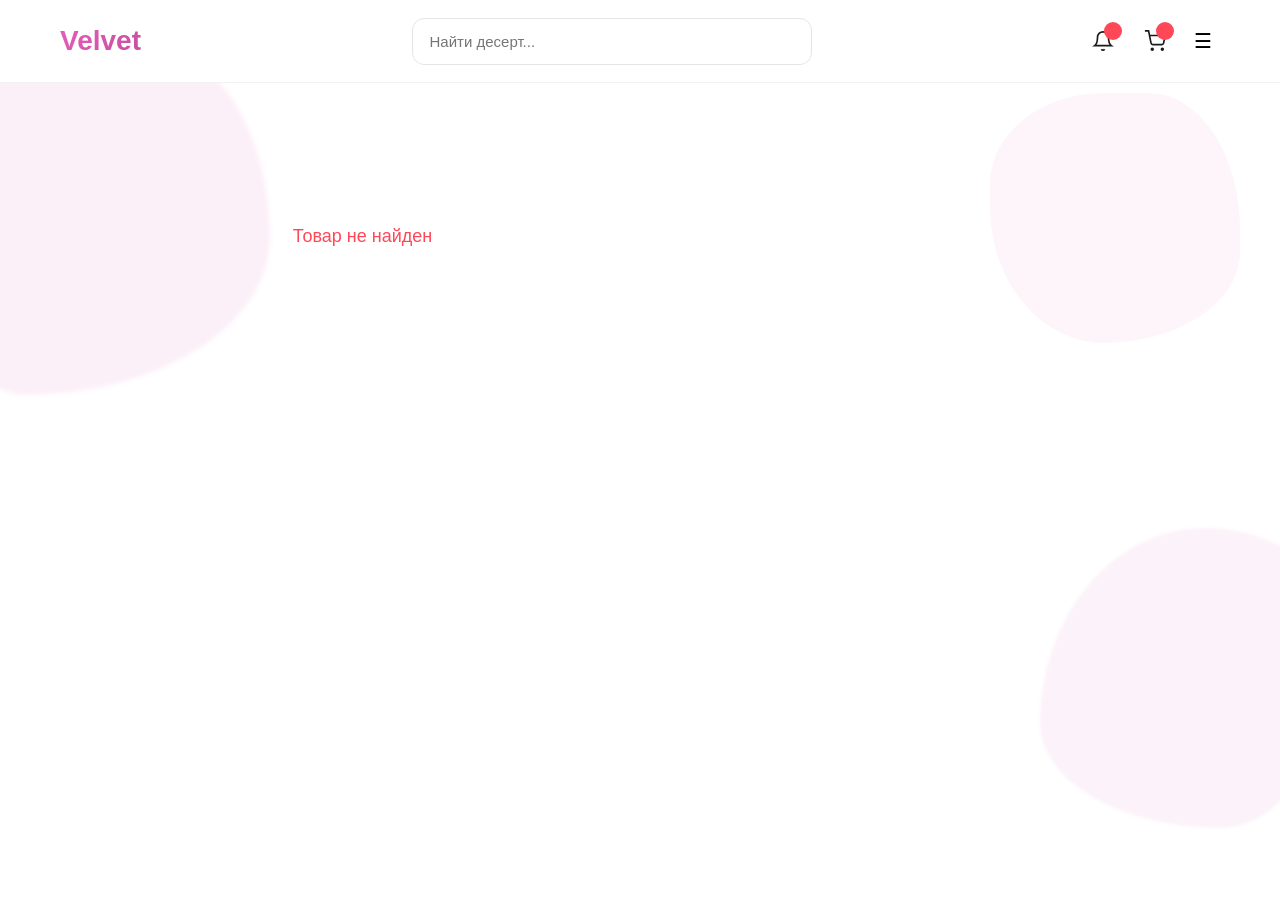
<file: product.html>
<!DOCTYPE html>
<html lang="ru">
<head>
<meta charset="UTF-8">
<meta name="viewport" content="width=device-width, initial-scale=1.0">
<title>Velvet — Товар</title>
<link rel="stylesheet" href="style.css">
<style>
.product-wrap {
  max-width: 1100px;
  margin: 60px auto;
  padding: 0 20px;
  display: grid;
  grid-template-columns: 1fr 1fr;
  gap: 50px;
  position: relative;
}

.product-wrap::before {
  content: '';
  position: absolute;
  top: -50px;
  right: -50px;
  width: 250px;
  height: 250px;
  background: var(--primary-soft);
  border-radius: 50% 40% 60% 50% / 40% 60% 40% 60%;
  z-index: -1;
  opacity: 0.4;
}

.product-wrap img {
  width: 100%;
  border-radius: 32px;
  object-fit: cover;
  box-shadow: 0 20px 40px rgba(0,0,0,0.1);
}

.product-details {
  display: flex;
  flex-direction: column;
  gap: 24px;
}

.product-details h1 {
  font-size: 36px;
  font-weight: 600;
  margin: 0;
  background: linear-gradient(135deg, var(--primary), var(--primary-dark));
  -webkit-background-clip: text;
  background-clip: text;
  color: transparent;
}

.product-description {
  font-size: 16px;
  color: var(--text-secondary);
  line-height: 1.6;
}

.product-price {
  font-size: 42px;
  font-weight: 700;
  color: var(--primary);
  margin: 8px 0;
}

.product-price small {
  font-size: 16px;
  font-weight: 400;
  color: var(--text-secondary);
}

.actions {
  display: flex;
  gap: 16px;
  flex-wrap: wrap;
  margin-top: 16px;
}

.btn-primary {
  background: linear-gradient(135deg, var(--primary), var(--primary-dark));
  color: white;
  border: none;
  padding: 14px 32px;
  border-radius: 40px;
  font-size: 16px;
  font-weight: 500;
  cursor: pointer;
  transition: all 0.3s ease;
  flex: 1;
  min-width: 160px;
}

.btn-primary:hover {
  transform: translateY(-2px);
  box-shadow: 0 8px 20px rgba(232, 95, 185, 0.3);
}

.btn-secondary {
  background: #f5f5f5;
  color: var(--text-main);
  border: none;
  padding: 14px 32px;
  border-radius: 40px;
  font-size: 16px;
  font-weight: 500;
  cursor: pointer;
  transition: all 0.3s ease;
  flex: 1;
  min-width: 160px;
}

.btn-secondary:hover {
  background: #e8e8e8;
  transform: translateY(-2px);
}

.btn-back {
  background: transparent;
  color: var(--text-secondary);
  border: 1px solid var(--border-color);
  padding: 14px 28px;
  border-radius: 40px;
  font-size: 16px;
  cursor: pointer;
  transition: all 0.3s ease;
}

.btn-back:hover {
  background: #f5f5f5;
  transform: translateY(-2px);
}

.loading, .error {
  text-align: center;
  padding: 80px;
  font-size: 18px;
}

.error {
  color: #ff4757;
}

@media (max-width: 768px) {
  .product-wrap {
    grid-template-columns: 1fr;
    margin: 30px auto;
    gap: 30px;
  }
  
  .product-details h1 {
    font-size: 28px;
  }
  
  .product-price {
    font-size: 34px;
  }
  
  .actions {
    flex-direction: column;
  }
  
  .btn-primary, .btn-secondary, .btn-back {
    width: 100%;
  }
}
</style>
</head>
<body>
<header>
  <div class="container">
    <div class="header-content">
      <div class="logo-wrapper">
        <span class="logo-text">Velvet</span>
      </div>
      <div style="position: relative; flex: 1; max-width: 400px;">
        <input type="text" id="search-input" class="header-search" placeholder="Найти десерт...">
      </div>
      <div class="header-right">
        <div class="header-icons">
          <button id="notifications-btn" aria-label="Уведомления">
            <svg xmlns="http://www.w3.org/2000/svg" width="22" height="22" viewBox="0 0 24 24" fill="none" stroke="currentColor" stroke-width="2">
              <path d="M18 8A6 6 0 0 0 6 8c0 7-3 9-3 9h18s-3-2-3-9"/>
              <path d="M13.73 21a2 2 0 0 1-3.46 0"/>
            </svg>
            <span id="notifications-badge"></span>
          </button>
          <button id="open-basket" aria-label="Корзина">
            <svg xmlns="http://www.w3.org/2000/svg" width="22" height="22" viewBox="0 0 24 24" fill="none" stroke="currentColor" stroke-width="2">
              <circle cx="9" cy="21" r="1"/><circle cx="20" cy="21" r="1"/>
              <path d="M1 1h4l2.68 13.39a2 2 0 0 0 2 1.61h9.72a2 2 0 0 0 2-1.61L23 6H6"/>
            </svg>
            <span id="basket-counter"></span>
          </button>
        </div>
        <div class="burger-menu">
          <button class="burger-btn" aria-label="Меню">☰</button>
          <div class="burger-dropdown">
            <button id="profile-link-btn" style="display:none;">👤 Личный кабинет</button>
            <button id="admin-panel-btn" style="display:none;">⚙️ Админка</button>
            <button id="orders-btn" style="display:none;">📦 Заказы</button>
            <hr style="margin: 6px 0; border:0; border-top:1px solid #eee;">
            <button id="logout-btn" style="display:none; color:#ff4757;">🚪 Выйти</button>
            <button id="auth-btn" style="display:none;">🔑 Войти</button>
          </div>
        </div>
      </div>
    </div>
  </div>
</header>
<main class="product-wrap" id="product-container">
  <div class="loading">✨ Загрузка десерта...</div>
</main>
<script src="product.js"></script>
<script src="script.js"></script>
</body>
</html>
</file>
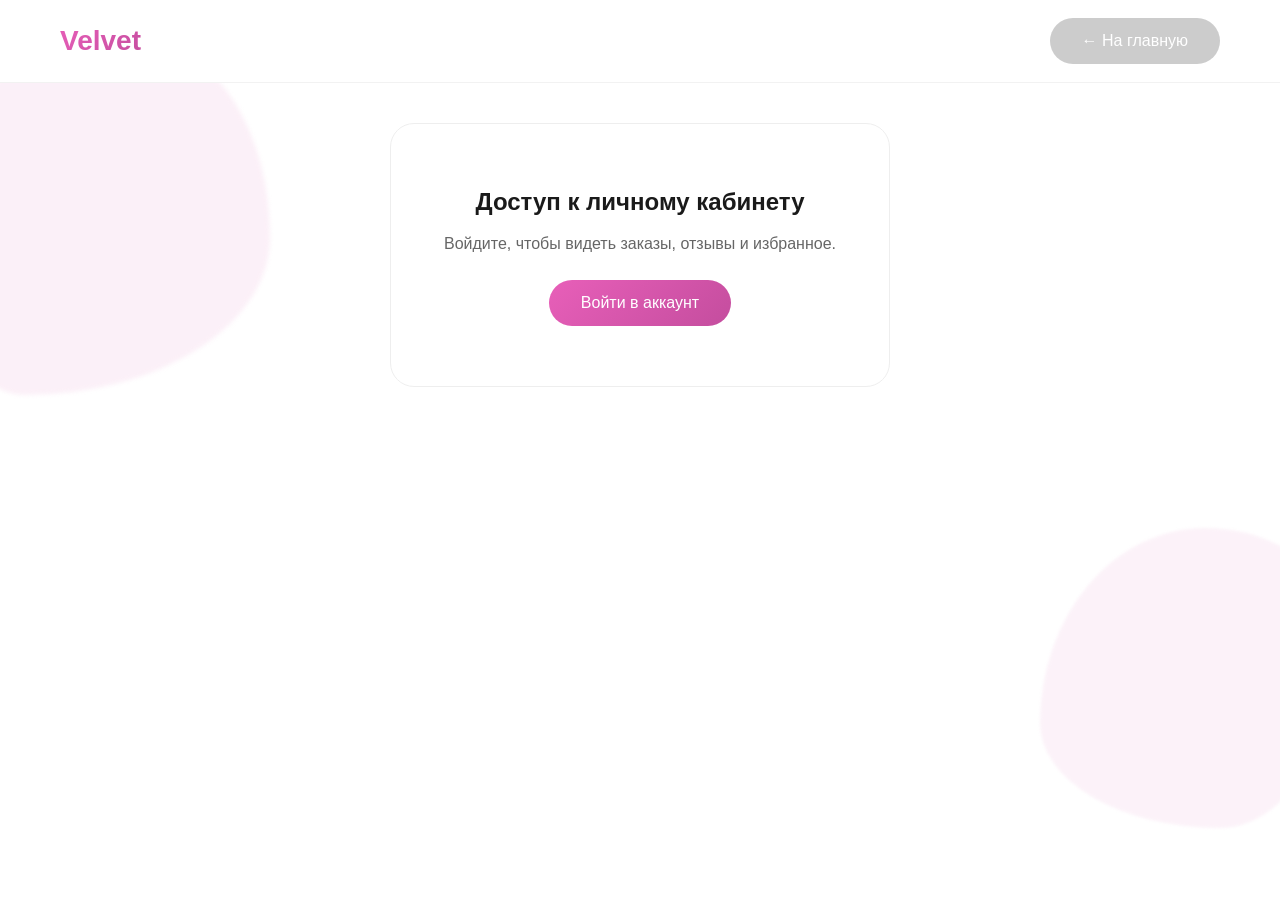
<file: profile.html>
<!DOCTYPE html>
<html lang="ru">
<head>
    <meta charset="UTF-8">
    <meta name="viewport" content="width=device-width, initial-scale=1.0">
    <title>Личный кабинет - Velvet</title>
    <link rel="stylesheet" href="style.css">
    <style>
        .profile-wrap {
            max-width: 1000px;
            margin: 40px auto;
            padding: 0 20px;
        }
        
        .profile-header {
            background: linear-gradient(135deg, #f9f0ff, #f1e4ff);
            border-radius: 24px;
            padding: 30px;
            margin-bottom: 30px;
            display: flex;
            align-items: center;
            gap: 24px;
            flex-wrap: wrap;
        }
        
        .profile-avatar {
            width: 80px;
            height: 80px;
            background: linear-gradient(135deg, var(--primary), var(--primary-dark));
            border-radius: 50%;
            display: flex;
            align-items: center;
            justify-content: center;
            font-size: 36px;
            color: white;
        }
        
        .profile-stats {
            display: flex;
            gap: 24px;
            margin-left: auto;
        }
        
        .stat-card {
            text-align: center;
            padding: 12px 20px;
            background: white;
            border-radius: 16px;
            min-width: 100px;
        }
        
        .stat-number {
            font-size: 28px;
            font-weight: 600;
            color: var(--primary);
        }
        
        .stat-label {
            font-size: 14px;
            color: #666;
        }
        
        .tabs {
            display: flex;
            gap: 12px;
            margin-bottom: 30px;
            flex-wrap: wrap;
            border-bottom: 1px solid #eee;
            padding-bottom: 16px;
        }
        
        .tab-btn {
            padding: 12px 24px;
            background: transparent;
            border: none;
            border-radius: 30px;
            font-size: 16px;
            font-weight: 500;
            cursor: pointer;
            transition: all 0.3s;
            color: #666;
        }
        
        .tab-btn:hover {
            background: #f5f5f5;
            color: var(--primary);
        }
        
        .tab-btn.active {
            background: linear-gradient(135deg, var(--primary), var(--primary-dark));
            color: white;
            box-shadow: 0 4px 12px rgba(232, 95, 185, 0.3);
        }
        
        .card {
            background: white;
            border-radius: 20px;
            padding: 24px;
            margin-bottom: 16px;
            box-shadow: 0 2px 8px rgba(0,0,0,0.05);
            border: 1px solid #f0f0f0;
            transition: all 0.3s;
        }
        
        .card:hover {
            box-shadow: 0 4px 16px rgba(0,0,0,0.1);
        }
        
        .order-card {
            background: white;
            border-radius: 16px;
            padding: 20px;
            margin-bottom: 16px;
            box-shadow: 0 2px 8px rgba(0,0,0,0.05);
            transition: all 0.2s;
            border: 1px solid #f0f0f0;
        }
        
        .order-card:hover {
            box-shadow: 0 4px 12px rgba(0,0,0,0.1);
        }
        
        .order-status {
            display: inline-block;
            padding: 4px 12px;
            border-radius: 20px;
            font-size: 12px;
            font-weight: 500;
        }
        
        .status-new { background: #ffe6e6; color: #ff4757; }
        .status-work { background: #fff3e6; color: #ff9800; }
        .status-ready { background: #e6f7e6; color: #4caf50; }
        .status-delivered { background: #e6f0ff; color: #2196f3; }
        
        .settings-form {
            max-width: 500px;
            margin: 0 auto;
        }
        
        .settings-form .form-group {
            margin-bottom: 20px;
        }
        
        .settings-form label {
            display: block;
            margin-bottom: 8px;
            font-weight: 500;
            color: #333;
        }
        
        .settings-form input {
            width: 100%;
            padding: 12px 16px;
            border: 1px solid #ddd;
            border-radius: 12px;
            font-size: 16px;
            transition: all 0.3s;
        }
        
        .settings-form input:focus {
            outline: none;
            border-color: var(--primary);
            box-shadow: 0 0 0 2px rgba(232, 95, 185, 0.1);
        }
        
        .logout-btn-container {
            text-align: center;
            margin-top: 30px;
        }
        
        .logout-btn {
            background: #ff4757;
            color: white;
            border: none;
            padding: 12px 32px;
            border-radius: 30px;
            font-size: 16px;
            cursor: pointer;
            transition: all 0.3s;
        }
        
        .logout-btn:hover {
            background: #ff3742;
            transform: translateY(-2px);
        }
        
        @media (max-width: 768px) {
            .profile-stats {
                width: 100%;
                justify-content: space-between;
                margin-left: 0;
            }
            
            .tabs {
                gap: 8px;
            }
            
            .tab-btn {
                padding: 8px 16px;
                font-size: 14px;
            }
        }
    </style>
</head>
<body>
<header>
    <div class="container">
        <div class="header-content">
            <div class="logo-wrapper">
                <span class="logo-text">Velvet</span>
            </div>
            <button id="back-home" class="btn" style="background:#ccc">← На главную</button>
        </div>
    </div>
</header>
<main class="profile-wrap">
    <div id="profile-content"></div>
</main>
<script src="profile.js"></script>
</body>
</html>
</file>
<file: style.css>
:root {
  --primary: #E85FB9;
  --primary-dark: #C44D9E;
  --primary-light: #F5C6E8;
  --primary-soft: #F9E6F3;
  --text-main: #1A1A1A;
  --text-secondary: #666666;
  --text-light: #999999;
  --border-color: #E5E5E5;
  --border-radius: 24px;
  --border-radius-sm: 12px;
  --shadow-sm: 0 2px 8px rgba(0, 0, 0, 0.04);
  --shadow-md: 0 4px 16px rgba(0, 0, 0, 0.06);
  --shadow-lg: 0 8px 32px rgba(0, 0, 0, 0.08);
  --transition: all 0.3s ease;
}

* {
  margin: 0;
  padding: 0;
  box-sizing: border-box;
}

html {
  scroll-behavior: smooth;
  font-size: 16px;
}

body {
  font-family: 'Inter', sans-serif;
  background-color: #FFFFFF;
  color: var(--text-main);
  line-height: 1.5;
  overflow-x: hidden;
  position: relative;
  min-height: 100vh;
}

body::before {
  content: '';
  position: fixed;
  top: 5%;
  left: -80px;
  width: 350px;
  height: 350px;
  background: var(--primary-soft);
  border-radius: 65% 35% 70% 30% / 40% 55% 45% 60%;
  opacity: 0.6;
  z-index: -2;
  pointer-events: none;
  filter: blur(2px);
}

body::after {
  content: '';
  position: fixed;
  bottom: 8%;
  right: -60px;
  width: 300px;
  height: 300px;
  background: var(--primary-soft);
  border-radius: 55% 45% 40% 60% / 65% 35% 65% 35%;
  opacity: 0.5;
  z-index: -2;
  pointer-events: none;
  filter: blur(1.5px);
}

.shape-3 {
  position: fixed;
  top: 15%;
  right: 5%;
  width: 180px;
  height: 180px;
  background: var(--primary-soft);
  border-radius: 45% 55% 50% 50% / 50% 40% 60% 50%;
  opacity: 0.4;
  z-index: -2;
  pointer-events: none;
  filter: blur(3px);
}

.shape-4 {
  position: fixed;
  bottom: 15%;
  left: 3%;
  width: 220px;
  height: 220px;
  background: var(--primary-soft);
  border-radius: 70% 30% 60% 40% / 30% 65% 35% 70%;
  opacity: 0.45;
  z-index: -2;
  pointer-events: none;
  filter: blur(2px);
}

.shape-5 {
  position: fixed;
  top: 60%;
  right: 15%;
  width: 150px;
  height: 150px;
  background: var(--primary-soft);
  border-radius: 50% 50% 35% 65% / 60% 40% 60% 40%;
  opacity: 0.35;
  z-index: -2;
  pointer-events: none;
  filter: blur(2px);
}

.shape-6 {
  position: fixed;
  top: 40%;
  left: -40px;
  width: 200px;
  height: 280px;
  background: var(--primary-soft);
  border-radius: 40% 60% 30% 70% / 50% 40% 60% 50%;
  opacity: 0.3;
  z-index: -2;
  pointer-events: none;
  filter: blur(3px);
}

.shape-7 {
  position: fixed;
  bottom: 30%;
  right: 25%;
  width: 100px;
  height: 100px;
  background: var(--primary-light);
  border-radius: 55% 45% 60% 40% / 45% 55% 45% 55%;
  opacity: 0.5;
  z-index: -2;
  pointer-events: none;
  filter: blur(1px);
}

.container {
  width: 100%;
  max-width: 1200px;
  margin: 0 auto;
  padding: 0 20px;
  position: relative;
  z-index: 1;
}

header {
  background: rgba(255, 255, 255, 0.95);
  backdrop-filter: blur(10px);
  padding: 16px 0;
  position: sticky;
  top: 0;
  z-index: 100;
  border-bottom: 1px solid rgba(0,0,0,0.05);
}

.header-content {
  display: flex;
  align-items: center;
  justify-content: space-between;
  gap: 16px;
  position: relative;
}

.header-search {
  flex: 1;
  max-width: 400px;
  padding: 12px 20px;
  border-radius: 40px;
  border: 1px solid var(--border-color);
  font-size: 15px;
  transition: var(--transition);
  background: #FFFFFF;
}

.header-search:focus {
  outline: none;
  border-color: var(--primary);
  box-shadow: 0 0 0 3px rgba(232, 95, 185, 0.1);
}

.header-right {
  display: flex;
  align-items: center;
  gap: 12px;
}

.logo-wrapper {
  display: flex;
  align-items: center;
  gap: 8px;
  height: 50px;
}

.logo-wrapper img {
  height: 100%;
  width: auto;
}

.logo-text {
  font-size: 28px;
  font-weight: 600;
  background: linear-gradient(135deg, var(--primary), var(--primary-dark));
  -webkit-background-clip: text;
  background-clip: text;
  color: transparent;
}

.header-icons {
  display: flex;
  align-items: center;
  gap: 14px;
}

.header-icons button {
  background: none;
  border: none;
  cursor: pointer;
  padding: 8px;
  display: flex;
  align-items: center;
  justify-content: center;
  position: relative;
  border-radius: 50%;
  transition: var(--transition);
}

.header-icons button:hover {
  background: rgba(0,0,0,0.04);
}

.header-icons svg {
  width: 22px;
  height: 22px;
  stroke-width: 1.8;
  stroke: var(--text-main);
}

#notifications-badge, #basket-counter {
  position: absolute;
  top: 0;
  right: 0;
  background: #ff4757;
  color: white;
  font-size: 10px;
  min-width: 18px;
  height: 18px;
  border-radius: 9px;
  display: flex;
  align-items: center;
  justify-content: center;
  font-weight: 600;
}

.burger-menu { position: relative; }
.burger-btn {
  background: none;
  border: none;
  cursor: pointer;
  font-size: 20px;
  padding: 8px;
  border-radius: 50%;
  transition: var(--transition);
}
.burger-btn:hover { background: rgba(0,0,0,0.04); }
.burger-dropdown {
  position: absolute;
  top: 110%;
  right: 0;
  background: #fff;
  border: 1px solid var(--border-color);
  border-radius: 16px;
  padding: 8px;
  min-width: 180px;
  box-shadow: var(--shadow-lg);
  flex-direction: column;
  gap: 4px;
  opacity: 0;
  visibility: hidden;
  transform: translateY(-8px);
  transition: all 0.2s ease;
  z-index: 200;
}
.burger-menu:hover .burger-dropdown,
.burger-dropdown:hover {
  opacity: 1;
  visibility: visible;
  transform: translateY(0);
}
.burger-dropdown button {
  padding: 10px 14px;
  border: none;
  background: transparent;
  text-align: left;
  cursor: pointer;
  border-radius: 10px;
  font-size: 14px;
  width: 100%;
}
.burger-dropdown button:hover { background: #f5f5f5; }

.hero {
  padding: 100px 0 80px;
  position: relative;
}

.hero-content {
  display: grid;
  grid-template-columns: 1fr 1fr;
  gap: 60px;
  align-items: center;
}

.hero-text h1 {
  font-weight: 600;
  font-size: 48px;
  line-height: 1.2;
  margin-bottom: 20px;
  background: linear-gradient(135deg, var(--primary), var(--primary-dark));
  -webkit-background-clip: text;
  background-clip: text;
  color: transparent;
}

.hero-text p {
  font-size: 18px;
  color: var(--text-secondary);
  margin-bottom: 32px;
  line-height: 1.6;
}

.btn {
  display: inline-flex;
  align-items: center;
  justify-content: center;
  gap: 8px;
  padding: 14px 32px;
  background: linear-gradient(135deg, var(--primary), var(--primary-dark));
  color: white;
  font-weight: 500;
  font-size: 16px;
  border-radius: 40px;
  text-decoration: none;
  border: none;
  cursor: pointer;
  transition: var(--transition);
}

.btn:hover {
  transform: translateY(-2px);
  box-shadow: 0 8px 20px rgba(232, 95, 185, 0.3);
}

.hero-image img {
  width: 100%;
  max-width: 450px;
  border-radius: 40px;
  box-shadow: var(--shadow-lg);
  animation: float 6s ease-in-out infinite;
}

@keyframes float {
  0%, 100% { transform: translateY(0); }
  50% { transform: translateY(-15px); }
}

.section-title {
  text-align: center;
  font-weight: 600;
  font-size: 36px;
  margin: 60px 0 40px;
  position: relative;
}

.section-title::after {
  content: '';
  position: absolute;
  bottom: -12px;
  left: 50%;
  transform: translateX(-50%);
  width: 60px;
  height: 3px;
  background: linear-gradient(90deg, var(--primary), var(--primary-light));
  border-radius: 2px;
}

.constructor {
  padding: 60px 0;
  background: transparent;
  position: relative;
}

.constructor-wrapper {
  max-width: 800px;
  margin: 0 auto;
}

.form-group {
  background: white;
  border: 1px solid var(--border-color);
  border-radius: var(--border-radius);
  padding: 24px;
  margin-bottom: 20px;
  transition: var(--transition);
}

.form-group:hover {
  box-shadow: var(--shadow-md);
}

.form-group label {
  font-size: 16px;
  font-weight: 500;
  margin-bottom: 12px;
  display: block;
  color: var(--text-main);
}

.form-row {
  display: flex;
  gap: 12px;
  align-items: center;
}

select, input[type="number"], input[type="text"], input[type="date"], textarea {
  width: 100%;
  padding: 14px 16px;
  border: 1px solid var(--border-color);
  border-radius: var(--border-radius-sm);
  font-size: 15px;
  font-family: 'Inter', sans-serif;
  transition: var(--transition);
  background: #FFFFFF;
}

select:focus, input:focus, textarea:focus {
  outline: none;
  border-color: var(--primary);
  box-shadow: 0 0 0 3px rgba(232, 95, 185, 0.1);
}

.add-option-btn {
  width: 48px;
  height: 48px;
  border-radius: var(--border-radius-sm);
  background: #f5f5f5;
  border: 1px solid var(--border-color);
  display: flex;
  align-items: center;
  justify-content: center;
  cursor: pointer;
  transition: var(--transition);
  flex-shrink: 0;
}

.add-option-btn:hover {
  background: var(--primary);
  border-color: var(--primary);
}

.add-option-btn svg {
  width: 20px;
  height: 20px;
  stroke: var(--text-main);
}

.add-option-btn:hover svg {
  stroke: white;
}

.design-notes {
  background: white;
  border: 1px solid var(--border-color);
  border-radius: var(--border-radius);
  padding: 24px;
  margin-bottom: 20px;
}

.design-notes label {
  font-size: 16px;
  font-weight: 500;
  display: block;
  margin-bottom: 12px;
}

.design-notes textarea {
  min-height: 100px;
  resize: vertical;
}

.price-summary {
  display: grid;
  grid-template-columns: repeat(auto-fit, minmax(250px, 1fr));
  gap: 24px;
  margin: 30px 0;
}

.price-details {
    background: linear-gradient(135deg, #f9f0ff, #fff5f5);
    border-radius: 20px;
    padding: 20px;
    margin: 20px 0;
}

.price-details > div {
    font-size: 15px;
}

.price-details strong {
    color: var(--primary);
}

.base-price {
    font-size: 18px;
    font-weight: 600;
    color: var(--primary-dark);
}

.remove-option-btn {
    transition: all 0.3s ease;
}

.remove-option-btn:hover {
    transform: scale(1.05);
    background: #ff3742 !important;
}

.form-group {
    animation: fadeIn 0.3s ease;
}

@keyframes fadeIn {
    from {
        opacity: 0;
        transform: translateY(-10px);
    }
    to {
        opacity: 1;
        transform: translateY(0);
    }
}

.price-item {
  display: flex;
  flex-direction: column;
}

.price-item label {
  font-size: 14px;
  color: var(--text-secondary);
  margin-bottom: 8px;
}

#total-price {
  font-size: 28px;
  font-weight: 600;
  padding: 12px 16px;
  border: 1px solid var(--border-color);
  border-radius: var(--border-radius-sm);
  background: #fafafa;
  text-align: center;
  color: var(--primary);
}

.constructor-actions {
  text-align: center;
  margin-top: 30px;
}

.catalog {
  background: transparent;
  padding: 60px 0;
  position: relative;
}

.catalog-filters {
  background: white;
  border: 1px solid var(--border-color);
  border-radius: 60px;
  padding: 8px 20px 8px 24px;
  margin-bottom: 40px;
  display: flex;
  justify-content: space-between;
  align-items: center;
  flex-wrap: wrap;
  gap: 16px;
}

.catalog-filters label {
  font-size: 16px;
  font-weight: 500;
}

#category-select {
  width: auto;
  min-width: 180px;
  padding: 10px 16px;
  border-radius: 40px;
}

.cheesecakes-grid {
  display: grid;
  grid-template-columns: repeat(auto-fill, minmax(280px, 1fr));
  gap: 30px;
}

.cheesecake-card {
  background: white;
  border: 1px solid var(--border-color);
  border-radius: var(--border-radius);
  overflow: hidden;
  transition: var(--transition);
  position: relative;
  cursor: pointer;
}

.cheesecake-card:hover {
  transform: translateY(-8px);
  box-shadow: var(--shadow-lg);
}

.cheesecake-card img {
  width: 100%;
  height: 240px;
  object-fit: cover;
}

.cheesecake-card h3 {
  margin: 20px 20px 8px;
  font-size: 20px;
  font-weight: 600;
}

.cheesecake-card p {
  color: var(--text-secondary);
  font-size: 14px;
  padding: 0 20px;
  margin-bottom: 16px;
  line-height: 1.5;
}

.price-tag {
  display: flex;
  justify-content: space-between;
  align-items: center;
  padding: 0 20px;
  margin-bottom: 20px;
}

.weight-badge {
  padding: 4px 12px;
  background: var(--primary-soft);
  border-radius: 20px;
  font-size: 12px;
  font-weight: 500;
  color: var(--primary-dark);
}

.price {
  font-size: 24px;
  font-weight: 700;
  color: var(--primary);
}

.card-actions {
  padding: 0 20px 20px;
}

.card-actions .btn {
  width: 100%;
  padding: 12px;
  font-size: 15px;
}

.favorite-btn {
  position: absolute;
  top: 12px;
  right: 12px;
  width: 36px;
  height: 36px;
  border-radius: 50%;
  background: white;
  border: 1px solid var(--border-color);
  cursor: pointer;
  display: flex;
  align-items: center;
  justify-content: center;
  transition: var(--transition);
  z-index: 10;
  font-size: 18px;
}

.favorite-btn:hover {
  transform: scale(1.1);
  background: #fff5f5;
}

.favorite-btn.active {
  background: #ff4757;
  border-color: #ff4757;
  color: white;
}

.delete-product-btn, .delete-review-btn {
  position: absolute;
  top: 12px;
  right: 12px;
  width: 32px;
  height: 32px;
  border-radius: 50%;
  background: #ff4757;
  color: white;
  border: none;
  cursor: pointer;
  display: flex;
  align-items: center;
  justify-content: center;
  font-size: 18px;
  font-weight: bold;
  z-index: 2;
  transition: var(--transition);
}

.delete-product-btn:hover, .delete-review-btn:hover {
  background: #e63946;
  transform: scale(1.1);
}

.edit-product-btn {
  position: absolute;
  top: 12px;
  right: 54px;
  width: 32px;
  height: 32px;
  border-radius: 50%;
  background: var(--primary);
  color: white;
  border: none;
  cursor: pointer;
  display: flex;
  align-items: center;
  justify-content: center;
  font-size: 14px;
  z-index: 2;
  transition: var(--transition);
}

.edit-product-btn:hover {
  background: var(--primary-dark);
  transform: scale(1.1);
}

.reviews {
  padding: 80px 0;
  position: relative;
}

.reviews-content {
  display: grid;
  grid-template-columns: 1fr 1fr;
  gap: 50px;
  position: relative;
  z-index: 1;
}

.review-form {
  background: white;
  border-radius: var(--border-radius);
  padding: 32px;
  box-shadow: var(--shadow-lg);
}

.review-form h3 {
  margin-bottom: 24px;
  text-align: center;
  font-size: 24px;
  font-weight: 600;
}

.review-input {
  width: 100%;
  padding: 14px 16px;
  margin-bottom: 16px;
  border: 1px solid var(--border-color);
  border-radius: var(--border-radius-sm);
  font-size: 15px;
  transition: var(--transition);
}

.review-input:focus {
  outline: none;
  border-color: var(--primary);
  box-shadow: 0 0 0 3px rgba(232, 95, 185, 0.1);
}

.review-scroll-container {
  max-height: 450px;
  overflow-y: auto;
  padding-right: 10px;
}

.review-list {
  display: flex;
  flex-direction: column;
  gap: 16px;
}

.review-card {
    background: white;
    border-radius: var(--border-radius);
    padding: 20px;
    position: relative;
    box-shadow: var(--shadow-sm);
    transition: var(--transition);
    word-wrap: break-word;
    white-space: normal;
}

.review-header {
    display: flex;
    justify-content: space-between;
    align-items: center;
    margin-bottom: 10px;
    flex-wrap: wrap;
    gap: 8px;
    padding-right: 40px;
}

.review-user-info {
    display: flex;
    align-items: center;
    gap: 12px;
    flex-wrap: wrap;
}

.review-user-info h4 {
    font-size: 16px;
    font-weight: 600;
    margin: 0;
    color: var(--primary-dark);
}

.review-rating-stars {
    display: flex;
    gap: 2px;
}

.review-rating-stars .rating-star {
    color: #ffc107;
    font-size: 14px;
}

.review-order-items {
    display: flex;
    flex-wrap: wrap;
    gap: 8px;
    margin: 8px 0 12px;
    padding: 8px 12px;
    background: #f9f9f9;
    border-radius: 8px;
}

.review-order-item {
    display: flex;
    align-items: center;
    gap: 6px;
    font-size: 13px;
    color: #555;
}

.review-order-item img {
    width: 28px;
    height: 28px;
    border-radius: 4px;
    object-fit: cover;
    border: 1px solid #eee;
}

.review-text {
    color: var(--text-secondary);
    font-size: 14px;
    line-height: 1.6;
    margin: 8px 0;
    word-wrap: break-word;
    word-break: break-word;
    overflow-wrap: break-word;
    white-space: normal;
    overflow: hidden;
    max-width: 100%;
}

.review-footer {
    display: flex;
    justify-content: space-between;
    align-items: center;
    margin-top: 10px;
    flex-wrap: wrap;
    gap: 8px;
}

.review-date {
    color: #999;
    font-size: 12px;
}

.review-order-link {
    font-size: 12px;
    color: var(--primary);
    font-weight: 500;
}

.delete-review-btn {
    position: absolute;
    top: 12px;
    right: 12px;
    width: 32px;
    height: 32px;
    border-radius: 50%;
    background: #ff4757;
    color: white;
    border: none;
    cursor: pointer;
    display: flex;
    align-items: center;
    justify-content: center;
    font-size: 18px;
    font-weight: bold;
    z-index: 5;
    transition: var(--transition);
}

.delete-review-btn:hover {
    background: #e63946;
    transform: scale(1.1);
}

.delivery, .contacts {
  padding: 60px 0;
  background: transparent;
}

.delivery-grid, .contacts-grid {
  display: grid;
  grid-template-columns: repeat(auto-fit, minmax(280px, 1fr));
  gap: 30px;
}

.info-card {
  background: white;
  border: 1px solid var(--border-color);
  border-radius: var(--border-radius);
  padding: 32px;
  text-align: center;
  transition: var(--transition);
}

.info-card:hover {
  transform: translateY(-4px);
  box-shadow: var(--shadow-md);
}

.info-card .icon {
  width: 64px;
  height: 64px;
  margin: 0 auto 20px;
  background: linear-gradient(135deg, var(--primary), var(--primary-dark));
  border-radius: 50%;
  display: flex;
  align-items: center;
  justify-content: center;
}

.info-card .icon svg {
  width: 30px;
  height: 30px;
  fill: white;
}

.info-card h3 {
  font-size: 20px;
  font-weight: 600;
  margin-bottom: 12px;
}

.info-card p {
  color: var(--text-secondary);
  font-size: 14px;
  line-height: 1.5;
}

.contact-info h3 {
  font-size: 20px;
  font-weight: 600;
  margin: 24px 0 12px;
}

.contact-info p {
  margin-bottom: 8px;
  font-size: 16px;
  color: var(--text-secondary);
}

.social-icons {
  display: flex;
  gap: 12px;
  margin-top: 20px;
}

.social-icon {
  width: 44px;
  height: 44px;
  border-radius: 50%;
  background: #f5f5f5;
  display: flex;
  align-items: center;
  justify-content: center;
  transition: var(--transition);
  color: var(--text-main);
}

.social-icon:hover {
  background: var(--primary);
  color: white;
  transform: translateY(-2px);
}

.map-container {
  width: 100%;
  height: 300px;
  border-radius: var(--border-radius);
  overflow: hidden;
  box-shadow: var(--shadow-md);
}

footer {
  background: #1a1a1a;
  color: white;
  padding: 48px 0 24px;
  margin-top: 60px;
  position: relative;
  z-index: 1;
}

.footer-nav {
  display: flex;
  justify-content: center;
  gap: 32px;
  margin-bottom: 32px;
  flex-wrap: wrap;
}

.footer-nav a {
  color: rgba(255, 255, 255, 0.7);
  text-decoration: none;
  font-size: 15px;
  transition: var(--transition);
}

.footer-nav a:hover {
  color: white;
}

.footer-logo {
  height: 40px;
  margin: 0 auto 20px;
  text-align: center;
}

.footer-logo img {
  height: 100%;
  filter: brightness(0) invert(1);
  opacity: 0.8;
}

footer p {
  text-align: center;
  color: rgba(255, 255, 255, 0.4);
  font-size: 13px;
}

.modal-overlay {
  position: fixed;
  top: 0;
  left: 0;
  width: 100vw;
  height: 100vh;
  background: rgba(0, 0, 0, 0.5);
  backdrop-filter: blur(4px);
  display: flex;
  justify-content: center;
  align-items: center;
  z-index: 1000;
  opacity: 0;
  visibility: hidden;
  transition: opacity 0.3s, visibility 0.3s;
}

.modal-overlay.active {
  opacity: 1;
  visibility: visible;
}

.modal-content {
  width: 95%;
  max-width: 1000px;
  max-height: 85vh;
  background: white;
  border-radius: var(--border-radius);
  box-shadow: var(--shadow-lg);
  overflow: hidden;
  display: flex;
  flex-direction: column;
  position: relative;
  animation: modalFadeIn 0.3s ease-out;
}

@keyframes modalFadeIn {
  from { opacity: 0; transform: translateY(-20px) scale(0.98); }
  to { opacity: 1; transform: translateY(0) scale(1); }
}

.modal-close {
  position: absolute;
  top: 20px;
  right: 20px;
  width: 36px;
  height: 36px;
  background: white;
  border: 1px solid var(--border-color);
  border-radius: 50%;
  cursor: pointer;
  z-index: 10;
  transition: var(--transition);
}

.modal-close:hover {
  background: #f5f5f5;
  transform: rotate(90deg);
}

.modal-close::before, .modal-close::after {
  content: '';
  position: absolute;
  width: 16px;
  height: 2px;
  background: var(--text-main);
  top: 50%;
  left: 50%;
  transform: translate(-50%, -50%);
}

.modal-close::before { transform: translate(-50%, -50%) rotate(45deg); }
.modal-close::after { transform: translate(-50%, -50%) rotate(-45deg); }

.modal-header {
  flex-shrink: 0;
  padding: 28px 32px 20px;
  text-align: center;
  border-bottom: 1px solid var(--border-color);
}

.modal-body {
  flex: 1;
  overflow-y: auto;
  padding: 24px 32px;
   background: white;
}

.modal-title {
  font-size: 28px;
  font-weight: 600;
  margin: 0;
}

.basket-items {
  padding: 0 0 20px;
  overflow-y: auto;
  flex: 1;
   background: white;
}

.basket-item {
  display: flex;
  gap: 20px;
  padding: 20px 0;
  border-bottom: 1px solid var(--border-color);
}

.item-image {
  width: 100px;
  height: 100px;
  flex-shrink: 0;
  border-radius: 16px;
  overflow: hidden;
}

.item-image img {
  width: 100%;
  height: 100%;
  object-fit: cover;
}

.item-info {
  flex: 1;
}

.item-title {
  font-size: 18px;
  font-weight: 600;
  margin-bottom: 4px;
}

.item-desc {
  font-size: 13px;
  color: var(--text-secondary);
  margin-bottom: 12px;
}

.item-controls {
  display: flex;
  align-items: center;
  gap: 12px;
}

.quantity-btn {
  width: 32px;
  height: 32px;
  border: 1px solid var(--border-color);
  border-radius: 8px;
  background: white;
  cursor: pointer;
  font-size: 16px;
  transition: var(--transition);
}

.quantity-btn:hover {
  background: var(--primary-soft);
  border-color: var(--primary);
}

.quantity-value {
  font-size: 16px;
  font-weight: 500;
  min-width: 32px;
  text-align: center;
}

.remove-btn {
  margin-left: auto;
  padding: 6px 14px;
  border: 1px solid var(--border-color);
  border-radius: 8px;
  background: transparent;
  cursor: pointer;
  font-size: 13px;
  transition: var(--transition);
}

.remove-btn:hover {
  background: #fff5f5;
  border-color: #ff4757;
  color: #ff4757;
}

.item-price {
  font-weight: 600;
  font-size: 18px;
  color: var(--primary);
}

.basket-footer {
    background: white;
    border-top: 1px solid var(--border-color);
    padding: 20px 0 0;
    margin-top: 16px;
    display: flex;
    justify-content: space-between;
    align-items: center;
    flex-wrap: wrap;
    gap: 16px;
    border-radius: 0 0 var(--border-radius) var(--border-radius);
}

.total-label {
  font-size: 16px;
  font-weight: 500;
}

.total-value {
  font-size: 28px;
  font-weight: 700;
  color: var(--primary);
}

.checkout-btn {
  padding: 14px 32px;
  background: linear-gradient(135deg, var(--primary), var(--primary-dark));
  color: white;
  font-size: 16px;
  font-weight: 500;
  border: none;
  border-radius: 40px;
  cursor: pointer;
  transition: var(--transition);
}

.checkout-btn:hover {
  transform: translateY(-2px);
  box-shadow: 0 8px 20px rgba(232, 95, 185, 0.3);
}

.auth-tabs {
  display: flex;
  justify-content: center;
  gap: 8px;
  margin-bottom: 24px;
}

.auth-tab {
  padding: 10px 28px;
  background: #f5f5f5;
  border: none;
  font-size: 15px;
  font-weight: 500;
  cursor: pointer;
  border-radius: 40px;
  transition: var(--transition);
}

.auth-tab.active {
  background: linear-gradient(135deg, var(--primary), var(--primary-dark));
  color: white;
}

.auth-form {
  display: none;
  padding: 0;
}

.auth-form.active {
  display: block;
}

.auth-input {
  width: 100%;
  padding: 12px 16px;
  margin-bottom: 16px;
  border: 1px solid var(--border-color);
  border-radius: 12px;
  font-size: 15px;
  transition: var(--transition);
}

.auth-input:focus {
  outline: none;
  border-color: var(--primary);
  box-shadow: 0 0 0 3px rgba(232, 95, 185, 0.1);
}

.product-wrap {
  max-width: 1100px;
  margin: 60px auto;
  padding: 0 20px;
  display: grid;
  grid-template-columns: 1fr 1fr;
  gap: 50px;
  position: relative;
}

.product-wrap img {
  width: 100%;
  border-radius: 32px;
  object-fit: cover;
  box-shadow: var(--shadow-lg);
}

.price-big {
  font-size: 36px;
  font-weight: 700;
  margin: 20px 0;
  color: var(--primary);
}

.actions {
  display: flex;
  gap: 16px;
  flex-wrap: wrap;
  margin-top: 24px;
}

.loading, .error {
  text-align: center;
  padding: 80px;
  font-size: 18px;
}

.error {
  color: #ff4757;
}

.chat-button {
  position: fixed;
  bottom: 30px;
  right: 30px;
  z-index: 1000;
}

.chat-toggle-btn {
  width: 56px;
  height: 56px;
  border-radius: 50%;
  background: linear-gradient(135deg, var(--primary), var(--primary-dark));
  border: none;
  cursor: pointer;
  display: flex;
  align-items: center;
  justify-content: center;
  box-shadow: var(--shadow-lg);
  transition: var(--transition);
  position: relative;
}

.chat-toggle-btn:hover {
  transform: scale(1.05);
}

.chat-toggle-btn svg {
  color: white;
}

.chat-unread-badge {
  position: absolute;
  top: -4px;
  right: -4px;
  background: #ff4757;
  color: white;
  font-size: 11px;
  min-width: 20px;
  height: 20px;
  border-radius: 10px;
  display: flex;
  align-items: center;
  justify-content: center;
  font-weight: 600;
}

.chat-modal-content {
  max-width: 900px;
  height: 70vh;
  display: flex;
  flex-direction: column;
}

.chat-container {
  display: flex;
  flex: 1;
  overflow: hidden;
}

.chat-sidebar {
  width: 250px;
  border-right: 1px solid var(--border-color);
  padding: 16px;
  overflow-y: auto;
}

.chat-sidebar h3 {
  margin-bottom: 12px;
  font-size: 14px;
  font-weight: 600;
  text-transform: uppercase;
  letter-spacing: 0.5px;
  color: var(--text-secondary);
}

.chat-item {
  padding: 10px 12px;
  margin-bottom: 6px;
  border-radius: 12px;
  cursor: pointer;
  background: #f5f5f5;
  transition: var(--transition);
  font-size: 14px;
  display: flex;
  align-items: center;
  justify-content: space-between;
}

.chat-item:hover {
  background: #e8e8e8;
}

.chat-item.active {
  background: var(--primary);
  color: white;
}

.chat-main {
  flex: 1;
  display: flex;
  flex-direction: column;
  overflow: hidden;
}

.chat-messages {
  flex: 1;
  overflow-y: auto;
  padding: 20px;
  display: flex;
  flex-direction: column;
  gap: 12px;
}

.chat-message {
  max-width: 70%;
  padding: 10px 16px;
  border-radius: 20px;
  word-wrap: break-word;
}

.chat-message.user {
  align-self: flex-end;
  background: linear-gradient(135deg, var(--primary), var(--primary-dark));
  color: white;
}

.chat-message.manager {
  align-self: flex-start;
  background: #f0f0f0;
  color: var(--text-main);
}

.chat-message .sender {
  font-size: 10px;
  margin-bottom: 4px;
  opacity: 0.7;
}

.chat-message .time {
  font-size: 9px;
  margin-top: 4px;
  opacity: 0.5;
  text-align: right;
}

.chat-input-area {
  padding: 16px 20px;
  border-top: 1px solid var(--border-color);
  display: flex;
  gap: 12px;
}

.chat-input-area textarea {
  flex: 1;
  resize: none;
  padding: 10px 14px;
  border-radius: 24px;
  border: 1px solid var(--border-color);
  font-family: inherit;
  font-size: 14px;
}

#search-suggestions {
  position: absolute;
  top: 100%;
  left: 0;
  right: 0;
  background: white;
  border: 1px solid var(--border-color);
  border-radius: 16px;
  max-height: 300px;
  overflow-y: auto;
  z-index: 1000;
  box-shadow: var(--shadow-lg);
  margin-top: 8px;
}

.search-suggestion {
  padding: 12px 16px;
  cursor: pointer;
  border-bottom: 1px solid var(--border-color);
  display: flex;
  align-items: center;
  gap: 12px;
  transition: var(--transition);
}

.search-suggestion:hover {
  background: var(--primary-soft);
}

.search-suggestion img {
  width: 40px;
  height: 40px;
  object-fit: cover;
  border-radius: 10px;
}

.search-suggestion strong {
  font-size: 14px;
}

@keyframes fadeOut {
  0% { opacity: 1; transform: translateX(0); }
  70% { opacity: 1; transform: translateX(0); }
  100% { opacity: 0; transform: translateX(20px); display: none; }
}

.catalog-grid-wrapper {
  transition: max-height 0.3s ease-out;
  overflow: hidden;
  max-height: 2000px;
}

.catalog-toggle-container {
  text-align: center;
  margin-top: 40px;
}

.catalog-toggle-btn {
  background: none;
  border: 1px solid var(--primary);
  border-radius: 40px;
  padding: 10px 28px;
  cursor: pointer;
  display: inline-flex;
  align-items: center;
  gap: 8px;
  color: var(--primary);
  font-size: 14px;
  font-weight: 500;
  transition: var(--transition);
}

.catalog-toggle-btn:hover {
  background: var(--primary-soft);
  border-color: var(--primary-dark);
}

.profile-wrap {
  max-width: 1000px;
  margin: 40px auto;
  padding: 0 20px;
}

.profile-header {
  background: linear-gradient(135deg, var(--primary-soft), white);
  border-radius: 32px;
  padding: 32px;
  margin-bottom: 32px;
  display: flex;
  align-items: center;
  gap: 24px;
  flex-wrap: wrap;
}

.profile-avatar {
  width: 80px;
  height: 80px;
  background: linear-gradient(135deg, var(--primary), var(--primary-dark));
  border-radius: 50%;
  display: flex;
  align-items: center;
  justify-content: center;
  font-size: 36px;
  color: white;
}

.profile-stats {
  display: flex;
  gap: 20px;
  margin-left: auto;
}

.stat-card {
  text-align: center;
  padding: 12px 20px;
  background: white;
  border-radius: 20px;
  min-width: 100px;
  box-shadow: var(--shadow-sm);
}

.stat-number {
  font-size: 28px;
  font-weight: 700;
  color: var(--primary);
}

.stat-label {
  font-size: 12px;
  color: var(--text-secondary);
}

.tabs {
  display: flex;
  gap: 12px;
  margin-bottom: 32px;
  flex-wrap: wrap;
  border-bottom: 1px solid var(--border-color);
  padding-bottom: 16px;
}

.tab-btn {
  padding: 10px 24px;
  background: transparent;
  border: none;
  border-radius: 40px;
  font-size: 15px;
  font-weight: 500;
  cursor: pointer;
  transition: var(--transition);
  color: var(--text-secondary);
}

.tab-btn:hover {
  background: #f5f5f5;
  color: var(--primary);
}

.tab-btn.active {
  background: linear-gradient(135deg, var(--primary), var(--primary-dark));
  color: white;
  box-shadow: 0 4px 12px rgba(232, 95, 185, 0.3);
}

.card {
  background: white;
  border-radius: 20px;
  padding: 24px;
  margin-bottom: 16px;
  box-shadow: var(--shadow-sm);
  border: 1px solid var(--border-color);
}

.order-card {
  background: white;
  border-radius: 20px;
  padding: 20px;
  margin-bottom: 16px;
  box-shadow: var(--shadow-sm);
}

.order-status {
  display: inline-block;
  padding: 4px 12px;
  border-radius: 20px;
  font-size: 12px;
  font-weight: 500;
}

.status-new { background: #fff5f5; color: #ff4757; }
.status-work { background: #fff8f0; color: #ff9800; }
.status-ready { background: #f0faf0; color: #4caf50; }
.status-delivered { background: #f0f5ff; color: #2196f3; }

.settings-form {
  max-width: 500px;
  margin: 0 auto;
}

.settings-form .form-group {
  margin-bottom: 20px;
  padding: 0;
  border: none;
}

.settings-form label {
  display: block;
  margin-bottom: 8px;
  font-weight: 500;
}

.settings-form input {
  width: 100%;
  padding: 12px 16px;
  border: 1px solid var(--border-color);
  border-radius: 12px;
  font-size: 15px;
}

::-webkit-scrollbar { width: 6px; }
::-webkit-scrollbar-track { background: #f1f1f1; border-radius: 3px; }
::-webkit-scrollbar-thumb { background: var(--primary); border-radius: 3px; }

/* ========== POPULAR PRODUCTS (ВЫБОР МНОГИХ) ========== */
.popular-products {
    padding: 60px 0;
    background: transparent;
}

.popular-products-grid {
    display: grid;
    grid-template-columns: repeat(3, 1fr);
    gap: 30px;
    max-width: 1100px;
    margin: 0 auto;
}

.popular-card {
    background: white;
    border-radius: var(--border-radius);
    overflow: hidden;
    box-shadow: 0 4px 15px rgba(0,0,0,0.08);
    transition: var(--transition);
    cursor: pointer;
    position: relative;
}

.popular-card:hover {
    transform: translateY(-8px);
    box-shadow: 0 8px 25px rgba(0,0,0,0.15);
}

.popular-card img {
    width: 100%;
    height: 250px;
    object-fit: cover;
}

.popular-badge {
    position: absolute;
    top: 15px;
    left: 15px;
    background: linear-gradient(135deg, #ff6b6b, #ff4757);
    color: white;
    padding: 6px 14px;
    border-radius: 30px;
    font-size: 14px;
    font-weight: 600;
    display: flex;
    align-items: center;
    gap: 6px;
    z-index: 10;
    box-shadow: 0 2px 8px rgba(0,0,0,0.2);
}

.popular-badge span {
    font-size: 16px;
}

.popular-card h3 {
    font-size: 20px;
    font-weight: 600;
    margin: 15px 20px 8px;
}

.popular-card p {
    color: var(--text-secondary);
    font-size: 14px;
    margin: 0 20px 15px;
    line-height: 1.4;
}

.popular-card .price {
    margin: 0 20px 20px;
    font-size: 24px;
    font-weight: 700;
    color: var(--primary);
}

.popular-card .btn {
    margin: 0 20px 20px;
    width: calc(100% - 40px);
}

.popular-card .favorite-btn {
    position: absolute;
    top: 15px;
    right: 15px;
    width: 36px;
    height: 36px;
    border-radius: 50%;
    background: white;
    border: 1px solid var(--border-color);
    cursor: pointer;
    display: flex;
    align-items: center;
    justify-content: center;
    transition: var(--transition);
    z-index: 10;
    font-size: 18px;
    box-shadow: 0 2px 8px rgba(0,0,0,0.1);
}

.popular-card .favorite-btn:hover {
    transform: scale(1.1);
    background: #fff5f5;
}

.popular-card .favorite-btn.active {
    background: #ff4757;
    border-color: #ff4757;
    color: white;
}

.skeleton {
    background: #f0f0f0;
    border-radius: 16px;
    overflow: hidden;
}

.skeleton-img {
    width: 100%;
    height: 250px;
    background: linear-gradient(90deg, #e0e0e0 25%, #f0f0f0 50%, #e0e0e0 75%);
    background-size: 200% 100%;
    animation: skeleton-loading 1.5s infinite;
}

.skeleton-text {
    height: 24px;
    margin: 15px 20px 10px;
    background: linear-gradient(90deg, #e0e0e0 25%, #f0f0f0 50%, #e0e0e0 75%);
    background-size: 200% 100%;
    animation: skeleton-loading 1.5s infinite;
    border-radius: 8px;
}

.skeleton-text.short {
    width: 60%;
    margin: 0 auto 20px;
    height: 20px;
}

@keyframes skeleton-loading {
    0% { background-position: 200% 0; }
    100% { background-position: -200% 0; }
}

/* ========== TOASTS ========== */
.toast-container {
    position: fixed;
    bottom: 30px;
    right: 30px;
    z-index: 9999;
    display: flex;
    flex-direction: column;
    gap: 10px;
}

.toast {
    min-width: 280px;
    max-width: 350px;
    background: white;
    border-radius: 12px;
    box-shadow: 0 8px 25px rgba(0, 0, 0, 0.15);
    padding: 14px 18px;
    display: flex;
    align-items: center;
    gap: 12px;
    animation: toastSlideIn 0.3s ease forwards;
    position: relative;
    overflow: hidden;
}

.toast.success {
    border-left: 4px solid #4caf50;
    background: linear-gradient(135deg, #fff, #f0faf0);
}

.toast.error {
    border-left: 4px solid #ff4757;
    background: linear-gradient(135deg, #fff, #fff5f5);
}

.toast.info {
    border-left: 4px solid #2196f3;
    background: linear-gradient(135deg, #fff, #f0f5ff);
}

.toast.warning {
    border-left: 4px solid #ff9800;
    background: linear-gradient(135deg, #fff, #fff8f0);
}

.toast-icon {
    font-size: 22px;
    flex-shrink: 0;
}

.toast-content {
    flex: 1;
}

.toast-title {
    font-weight: 600;
    font-size: 14px;
    margin-bottom: 2px;
    color: #333;
}

.toast-message {
    font-size: 13px;
    color: #666;
    line-height: 1.4;
}

.toast-close {
    background: none;
    border: none;
    font-size: 18px;
    cursor: pointer;
    color: #999;
    padding: 0;
    width: 24px;
    height: 24px;
    display: flex;
    align-items: center;
    justify-content: center;
    border-radius: 50%;
    transition: all 0.2s;
    flex-shrink: 0;
}

.toast-close:hover {
    background: rgba(0, 0, 0, 0.05);
    color: #333;
}

.toast-progress {
    position: absolute;
    bottom: 0;
    left: 0;
    height: 3px;
    background: rgba(0, 0, 0, 0.1);
    animation: toastProgress 3s linear forwards;
}

.toast.success .toast-progress {
    background: #4caf50;
}

.toast.error .toast-progress {
    background: #ff4757;
}

.toast.info .toast-progress {
    background: #2196f3;
}

.toast.warning .toast-progress {
    background: #ff9800;
}

@keyframes toastSlideIn {
    from {
        opacity: 0;
        transform: translateX(100%);
    }
    to {
        opacity: 1;
        transform: translateX(0);
    }
}

@keyframes toastSlideOut {
    from {
        opacity: 1;
        transform: translateX(0);
    }
    to {
        opacity: 0;
        transform: translateX(100%);
    }
}

@keyframes toastProgress {
    from {
        width: 100%;
    }
    to {
        width: 0%;
    }
}

/* ========== RATING STARS ========== */
.rating-input .stars {
    display: flex;
    gap: 8px;
    cursor: pointer;
}

.rating-input .star {
    font-size: 28px;
    color: #ddd;
    transition: all 0.2s;
}

.rating-input .star:hover,
.rating-input .star.hover,
.rating-input .star.active {
    color: #ffc107;
    transform: scale(1.1);
}

/* ========== RESPONSIVE ========== */
@media (max-width: 992px) {
  .hero-content, .reviews-content, .contacts-grid {
    grid-template-columns: 1fr;
    gap: 40px;
  }
  .hero { padding: 60px 0 50px; }
  .hero-text h1 { font-size: 36px; }
  .section-title { font-size: 28px; }
  .popular-products-grid {
    grid-template-columns: repeat(2, 1fr);
  }
}

@media (max-width: 768px) {
  .header-content { flex-wrap: wrap; }
  .logo-text { order: 3; margin: 10px 0 0; text-align: center; width: 100%; }
  .product-wrap { grid-template-columns: 1fr; margin: 30px auto; gap: 30px; }
  .catalog-filters { border-radius: 20px; flex-direction: column; align-items: stretch; }
  .catalog-filters label { text-align: center; }
  #category-select { width: 100%; }
  .modal-content { width: 98%; max-height: 90vh; }
  .modal-header { padding: 20px 24px; }
  .modal-body { padding: 20px 24px; }
  .modal-title { font-size: 24px; }
  .basket-item { flex-direction: column; text-align: center; gap: 16px; }
  .item-image { width: 120px; height: 120px; margin: 0 auto; }
  .item-controls { justify-content: center; }
  .remove-btn { margin-left: 0; }
  .basket-footer { flex-direction: column; text-align: center; }
  .profile-stats { width: 100%; justify-content: space-between; margin-left: 0; }
  .chat-sidebar { display: none; }
  .popular-products-grid {
    grid-template-columns: 1fr;
    max-width: 400px;
  }
  body::before { width: 200px; height: 200px; top: 10%; left: -50px; }
  body::after { width: 180px; height: 180px; bottom: 15%; right: -40px; }
  .shape-3, .shape-4, .shape-5, .shape-6, .shape-7 { display: none; }
  .review-header {
    flex-direction: column;
  }
}

@media (max-width: 576px) {
  .container { padding: 0 16px; }
  .hero-text h1 { font-size: 28px; }
  .btn { padding: 12px 24px; font-size: 14px; }
  .cheesecakes-grid { grid-template-columns: 1fr; }
}
</file>
